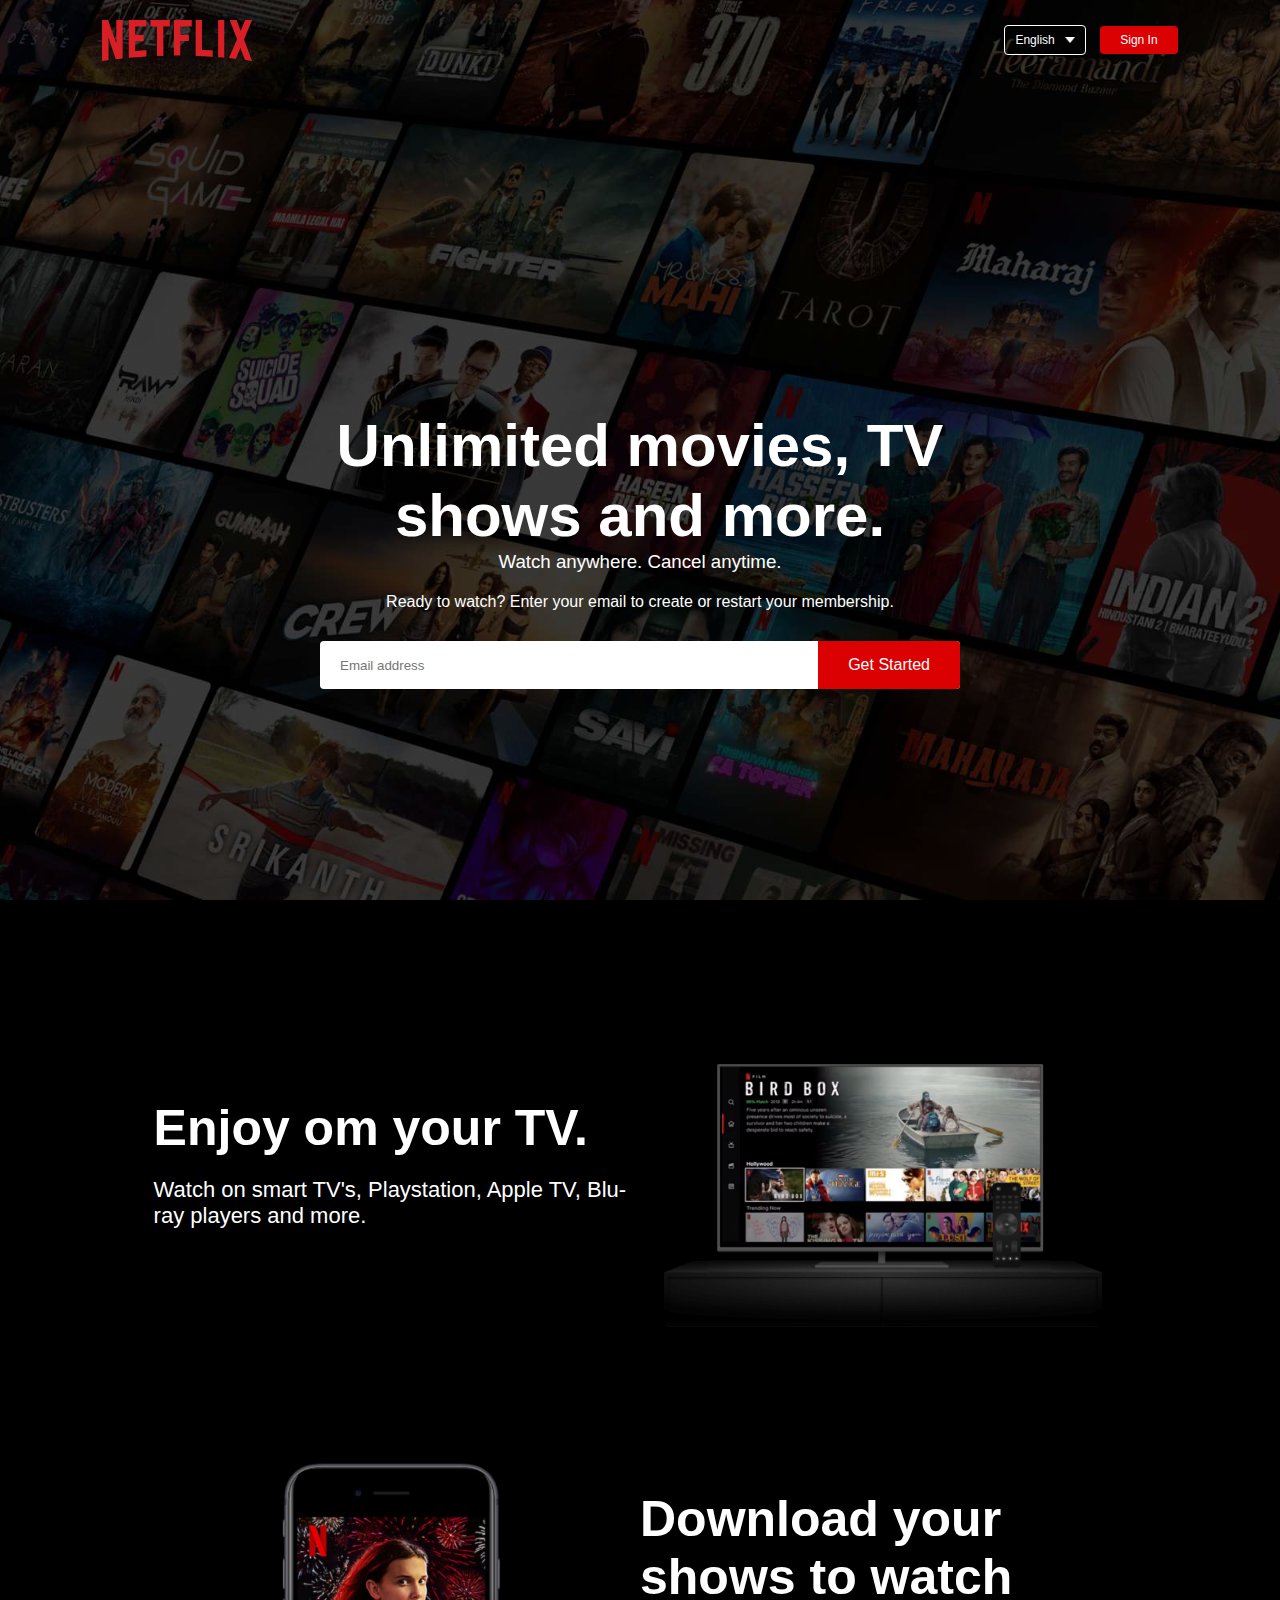
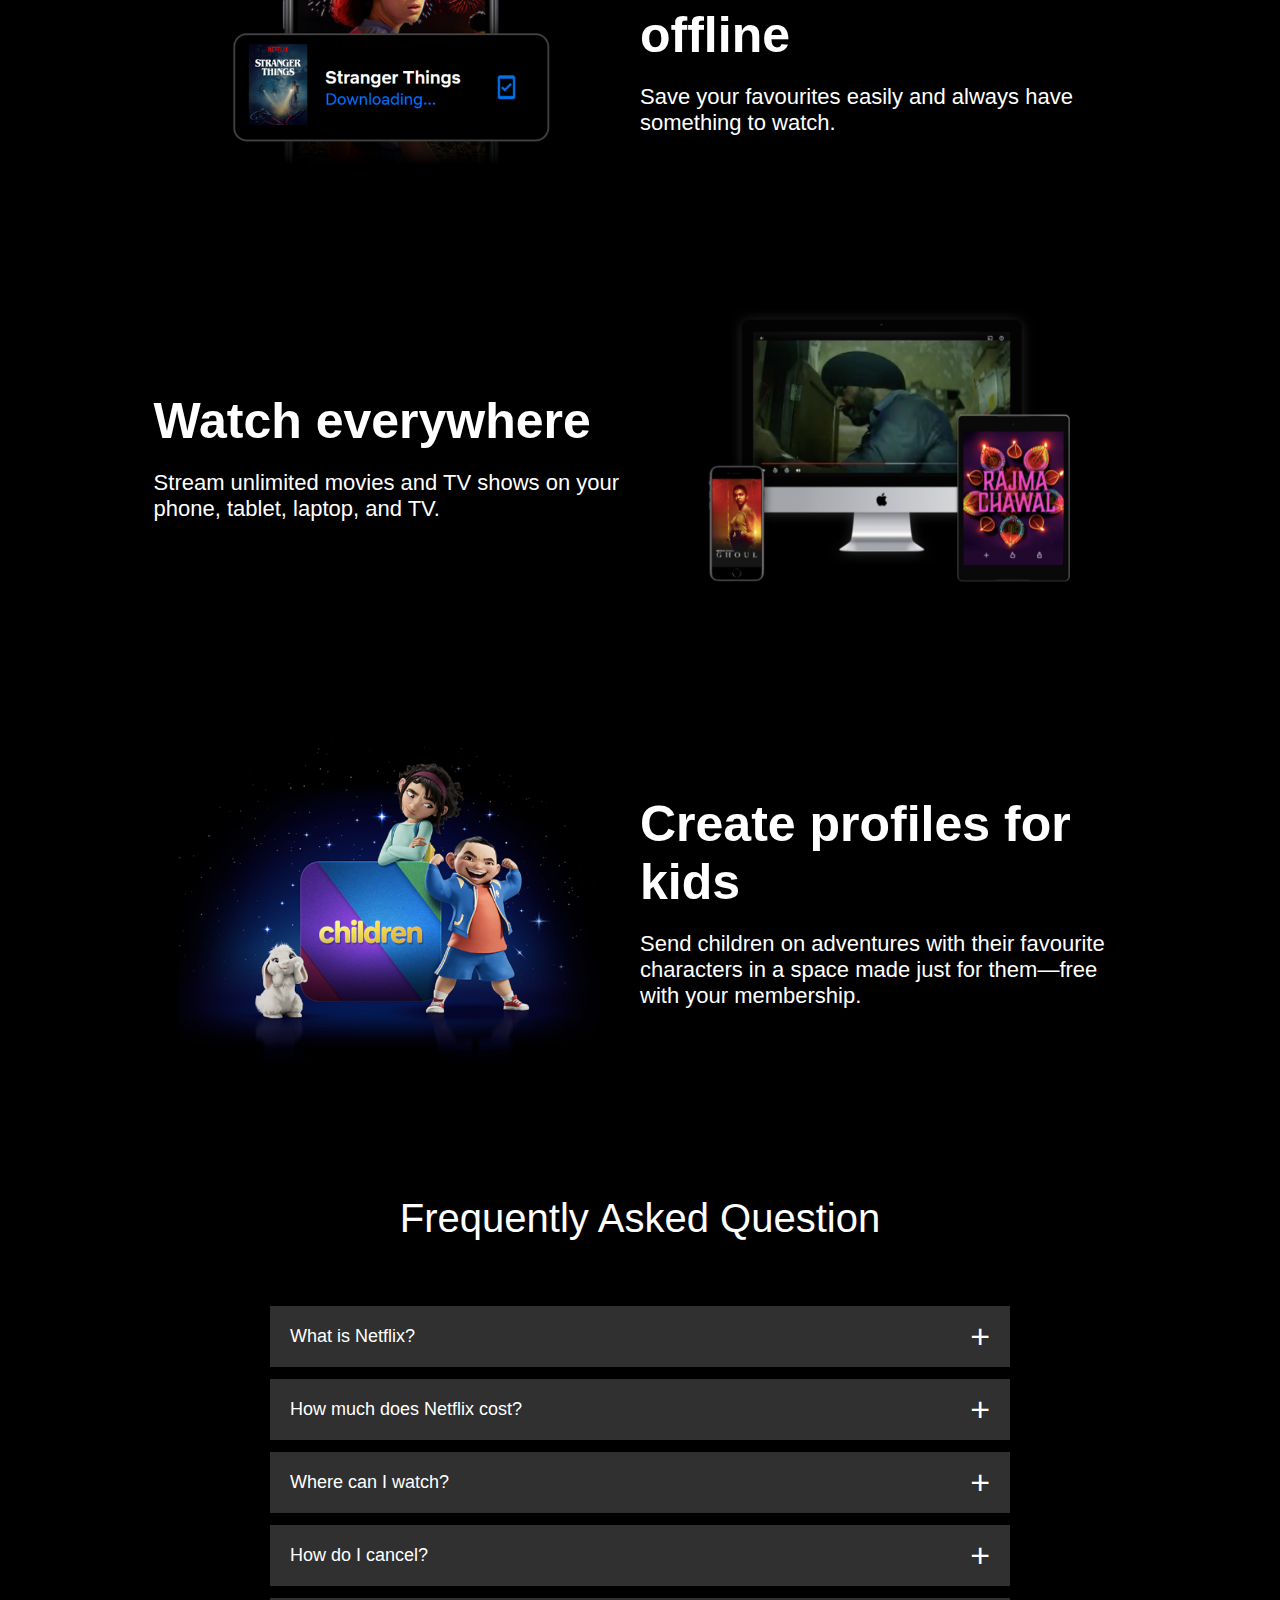
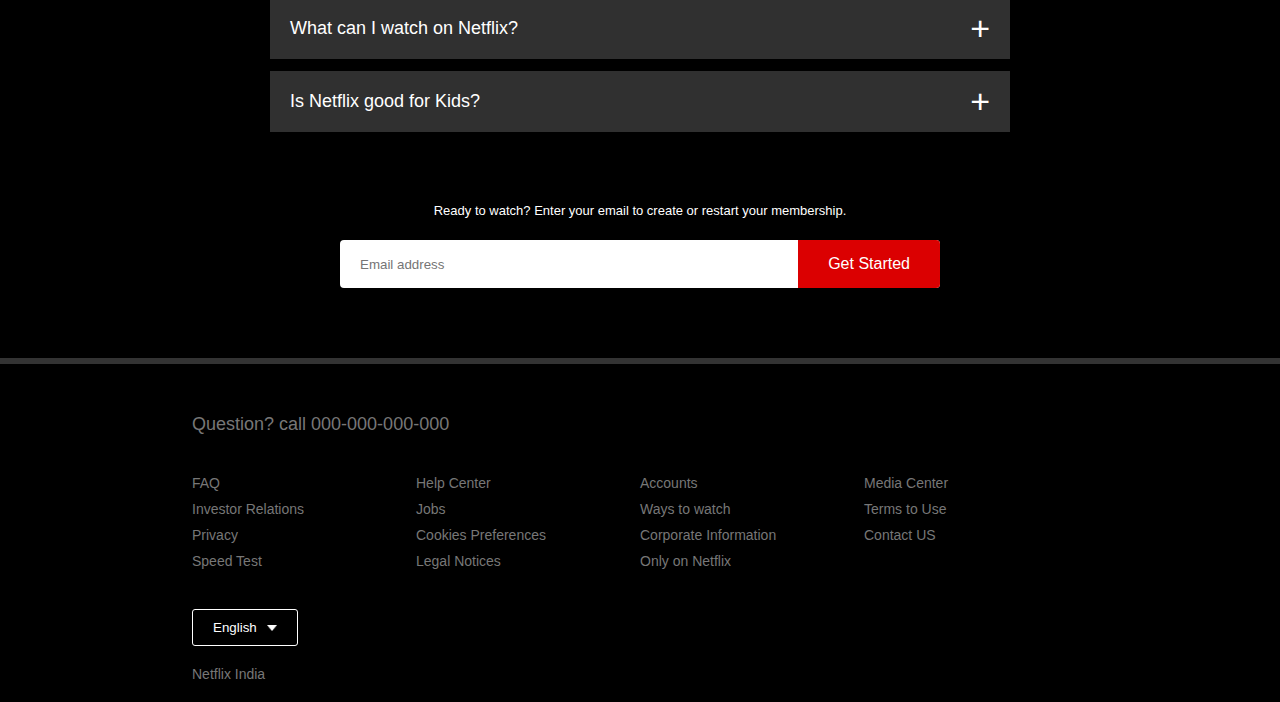
<file: project 10 - movieflix/index.html>
<!DOCTYPE html>
<html lang="en">
<head>
    <meta charset="UTF-8">
    <meta name="viewport" content="width=device-width, initial-scale=1.0">
    <title>Movieflix</title>
    <link rel="stylesheet" href="style.css">
</head>
<body>

    <!-- heading section -->

    <div class="header">

        <nav>
            <img src="images/logo.png" class="logo"/>
            <div>
                <button class="language-btn">English <img src="images/down-icon.png" /></button>
                <button>Sign In</button>
            </div>
        </nav>

        <div class="header-content">
            <h1>Unlimited movies, TV shows and more.</h1>
            <h3>Watch anywhere. Cancel anytime.</h3>
            <p>Ready to watch? Enter your email to create or restart your membership.</p>

            <form class="email-signup">
                <input type="email" placeholder="Email address" required>
                <button type="submit">Get Started</button>
            </form>
            
        </div>

    </div>

    <!-- feature section -->

    <div class="features">

        <div class="row">

            <div class="text-col">
                <h2>Enjoy om your TV.</h2>
                <p>Watch on smart TV's, Playstation, Apple TV, Blu-ray players and more.</p>
            </div>

            <div class="img-col">
                <img src="images/feature-1.png" />
            </div>

        </div>

        <div class="row">

            <div class="img-col">
                <img src="images/feature-2.png" />
            </div>

            <div class="text-col">
                <h2>Download your shows to watch offline</h2>
                <p>Save your favourites easily and always have something to watch.</p>
            </div>

        </div>

        <div class="row">

            <div class="text-col">
                <h2>Watch everywhere</h2>
                <p>Stream unlimited movies and TV shows on your phone, tablet, laptop, and TV.</p>
            </div>

            <div class="img-col">
                <img src="images/feature-3.png" />
            </div>

        </div>

        <div class="row">

            <div class="img-col">
                <img src="images/feature-4.png" />
            </div>

            <div class="text-col">
                <h2>Create profiles for kids</h2>
                <p>Send children on adventures with their favourite characters in a space made just for them—free with your membership.</p>
            </div>

        </div>

    </div>

    <!-- FAQ's section -->

    <div class="faq">

        <h2>Frequently Asked Question</h2>

        <ul class="accordion">

            <li>
                <input type="radio" name="accordion" id="first">
                <label for="first">What is Netflix?</label>
                <div class="content">
                    <p>Lorem ipsum dolor sit amet consectetur adipisicing elit. Quos quam voluptates
                     suscipit, id nisi incidunt explicabo iusto dolorum blanditiis delectus quae dolores quidem
                     fugit provident aspernatur, soluta ratione, facere placeat!</p>
                </div>
            </li>

            <li>
                <input type="radio" name="accordion" id="second">
                <label for="second">How much does Netflix cost?</label>
                <div class="content">
                    <p>Lorem ipsum dolor sit amet consectetur adipisicing elit. Quos quam voluptates
                     suscipit, id nisi incidunt explicabo iusto dolorum blanditiis delectus quae dolores quidem
                     fugit provident aspernatur, soluta ratione, facere placeat!</p>
                </div>
            </li>

            <li>
                <input type="radio" name="accordion" id="third">
                <label for="third">Where can I watch?</label>
                <div class="content">
                    <p>Lorem ipsum dolor sit amet consectetur adipisicing elit. Quos quam voluptates
                     suscipit, id nisi incidunt explicabo iusto dolorum blanditiis delectus quae dolores quidem
                     fugit provident aspernatur, soluta ratione, facere placeat!</p>
                </div>
            </li>

            <li>
                <input type="radio" name="accordion" id="fourth">
                <label for="fourth">How do I cancel?</label>
                <div class="content">
                    <p>Lorem ipsum dolor sit amet consectetur adipisicing elit. Quos quam voluptates
                     suscipit, id nisi incidunt explicabo iusto dolorum blanditiis delectus quae dolores quidem
                     fugit provident aspernatur, soluta ratione, facere placeat!</p>
                </div>
            </li>

            <li>
                <input type="radio" name="accordion" id="fifth">
                <label for="fifth">What can I watch on Netflix?</label>
                <div class="content">
                    <p>Lorem ipsum dolor sit amet consectetur adipisicing elit. Quos quam voluptates
                     suscipit, id nisi incidunt explicabo iusto dolorum blanditiis delectus quae dolores quidem
                     fugit provident aspernatur, soluta ratione, facere placeat!</p>
                </div>
            </li>

            <li>
                <input type="radio" name="accordion" id="sixth">
                <label for="sixth">Is Netflix good for Kids?</label>
                <div class="content">
                    <p>Lorem ipsum dolor sit amet consectetur adipisicing elit. Quos quam voluptates
                     suscipit, id nisi incidunt explicabo iusto dolorum blanditiis delectus quae dolores quidem
                     fugit provident aspernatur, soluta ratione, facere placeat!</p>
                </div>
            </li>

        </ul>

        <small>Ready to watch? Enter your email to create or restart your membership.</small>
        <form class="email-signup">
            <input type="email" placeholder="Email address" required>
            <button type="submit">Get Started</button>
        </form>

    </div>

    <!-- footer section -->

    <div class="footer">

        <h2>Question? call 000-000-000-000</h2>

        <div class="row">

            <div class="col">
                <a href="#">FAQ</a>
                <a href="#">Investor Relations</a>
                <a href="#">Privacy</a>
                <a href="#">Speed Test</a>
            </div>

            <div class="col">
                <a href="#">Help Center</a>
                <a href="#">Jobs</a>
                <a href="#">Cookies Preferences</a>
                <a href="#">Legal Notices</a>
            </div>

            <div class="col">
                <a href="#">Accounts</a>
                <a href="#">Ways to watch</a>
                <a href="#">Corporate Information</a>
                <a href="#">Only on Netflix</a>
            </div>

            <div class="col">
                <a href="#">Media Center</a>
                <a href="#">Terms to Use</a>
                <a href="#">Contact US</a>
            </div>

        </div>

        <button class="language-btn">English <img src="images/down-icon.png" /></button>
        <p class="copyright-text">Netflix India</p>
    </div>
    
</body>
</html>
</file>
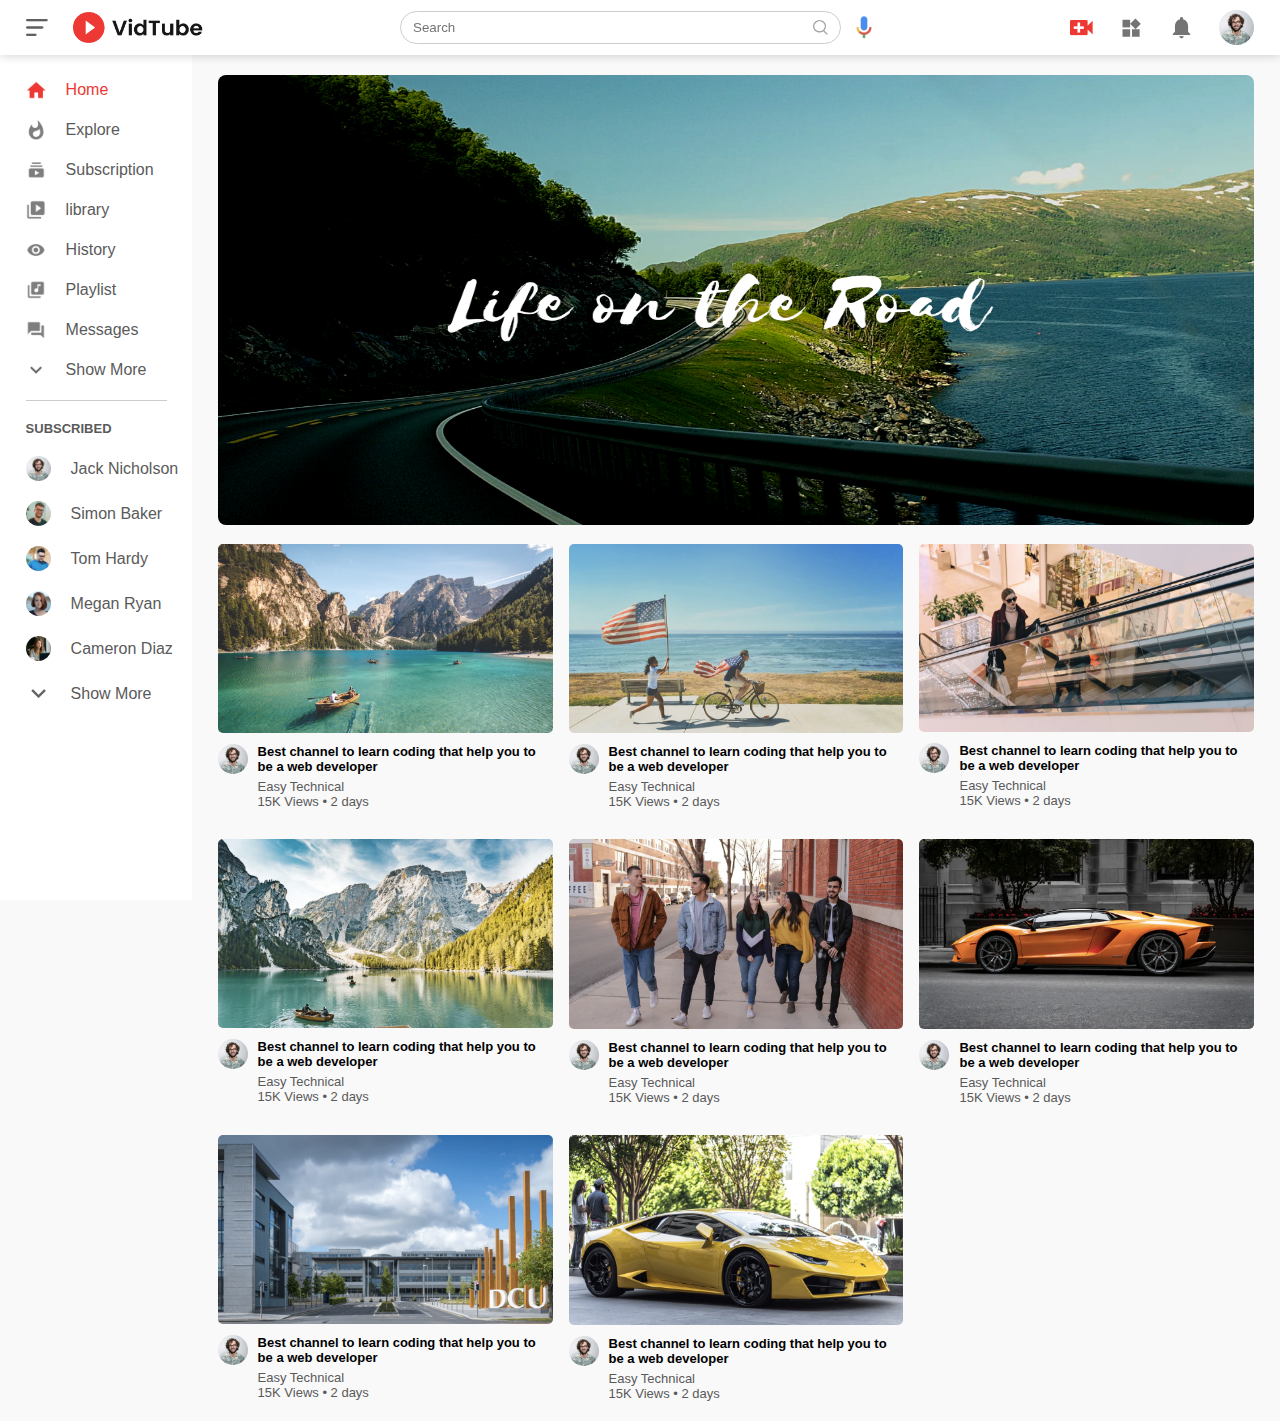
<file: project 8 - vidtube landing page/index.html>
<!DOCTYPE html>
<html lang="en">
<head>
    <meta charset="UTF-8">
    <meta name="viewport" content="width=device-width, initial-scale=1.0">
    <title>videoTube</title>
    <link rel="stylesheet" href="style.css">
</head>
<body>

    <!-- navigation section -->
     <nav class="flex-div">

        <div class="nav-left flex-div">

            <img src="images/menu.png" class="menu-icon">
            <img src="images/logo.png" class="logo">

        </div>

        <div class="nav-middle flex-div">

            <div class="search-box flex-div">
                <input type="text" placeholder="Search">
                <img src="images/search.png" />
            </div>

            <img src="images/voice-search.png" class="mic-icon"/>

        </div>

        <div class="nav-right flex-div">

            <img src="images/upload.png" />
            <img src="images/more.png" />
            <img src="images/notification.png" />
            <img src="images/Jack.png" class="user-icon">

        </div>

     </nav>

    <!-- sidebar section -->
    <div class="sidebar">

        <div class="shortcut-links">
            <a href="#"><img src="images/home.png" /><p>Home</p></a>
            <a href="#"><img src="images/explore.png" /><p>Explore</p></a>
            <a href="#"><img src="images/subscriprion.png" /><p>Subscription</p></a>
            <a href="#"><img src="images/library.png" /><p>library</p></a>
            <a href="#"><img src="images/history.png" /><p>History</p></a>
            <a href="#"><img src="images/playlist.png" /><p>Playlist</p></a>
            <a href="#"><img src="images/messages.png" /><p>Messages</p></a>
            <a href="#"><img src="images/show-more.png" /><p>Show More</p></a>
            <hr>
        </div>

        <div class="subscribed-list">
            <h3>SUBSCRIBED</h3>
            <a href="#"><img src="images/Jack.png" /><p>Jack Nicholson</p></a>
            <a href="#"><img src="images/simon.png" /><p>Simon Baker</p></a>
            <a href="#"><img src="images/tom.png" /><p>Tom Hardy</p></a>
            <a href="#"><img src="images/megan.png" /><p>Megan Ryan</p></a>
            <a href="#"><img src="images/cameron.png" /><p>Cameron Diaz</p></a>
            <a href="#"><img src="images/show-more.png" /><p>Show More</p></a>
        </div>

    </div>

    <!-- main section -->
    <div class="container">

        <div class="banner">
            <img src="images/banner.png" />
        </div>

        <div class="list-container">

            <div class="vid-list">
                <a href="play-video.html"><img src="images/thumbnail1.png" class="thumbnail"></a>                
                <div class="flex-div">
                    <img src="images/Jack.png" />
                    <div class="vid-info">
                        <a href="play-video.html">Best channel to learn coding that help you to be a web developer</a>
                        <p>Easy Technical</p>
                        <p>15K Views &bull; 2 days</p>
                    </div>
                </div>
            </div>

            <div class="vid-list">
                <a href=""><img src="images/thumbnail2.png" class="thumbnail"></a>                
                <div class="flex-div">
                    <img src="images/Jack.png" />
                    <div class="vid-info">
                        <a href="">Best channel to learn coding that help you to be a web developer</a>
                        <p>Easy Technical</p>
                        <p>15K Views &bull; 2 days</p>
                    </div>
                </div>
            </div>

            <div class="vid-list">
                <a href=""><img src="images/thumbnail3.png" class="thumbnail"></a>                
                <div class="flex-div">
                    <img src="images/Jack.png" />
                    <div class="vid-info">
                        <a href="">Best channel to learn coding that help you to be a web developer</a>
                        <p>Easy Technical</p>
                        <p>15K Views &bull; 2 days</p>
                    </div>
                </div>
            </div>

            <div class="vid-list">
                <a href=""><img src="images/thumbnail4.png" class="thumbnail"></a>                
                <div class="flex-div">
                    <img src="images/Jack.png" />
                    <div class="vid-info">
                        <a href="">Best channel to learn coding that help you to be a web developer</a>
                        <p>Easy Technical</p>
                        <p>15K Views &bull; 2 days</p>
                    </div>
                </div>
            </div>

            <div class="vid-list">
                <a href=""><img src="images/thumbnail5.png" class="thumbnail"></a>                
                <div class="flex-div">
                    <img src="images/Jack.png" />
                    <div class="vid-info">
                        <a href="">Best channel to learn coding that help you to be a web developer</a>
                        <p>Easy Technical</p>
                        <p>15K Views &bull; 2 days</p>
                    </div>
                </div>
            </div>

            <div class="vid-list">
                <a href=""><img src="images/thumbnail6.png" class="thumbnail"></a>                
                <div class="flex-div">
                    <img src="images/Jack.png" />
                    <div class="vid-info">
                        <a href="">Best channel to learn coding that help you to be a web developer</a>
                        <p>Easy Technical</p>
                        <p>15K Views &bull; 2 days</p>
                    </div>
                </div>
            </div>

            <div class="vid-list">
                <a href=""><img src="images/thumbnail7.png" class="thumbnail"></a>                
                <div class="flex-div">
                    <img src="images/Jack.png" />
                    <div class="vid-info">
                        <a href="">Best channel to learn coding that help you to be a web developer</a>
                        <p>Easy Technical</p>
                        <p>15K Views &bull; 2 days</p>
                    </div>
                </div>
            </div>

            <div class="vid-list">
                <a href=""><img src="images/thumbnail8.png" class="thumbnail"></a>                
                <div class="flex-div">
                    <img src="images/Jack.png" />
                    <div class="vid-info">
                        <a href="">Best channel to learn coding that help you to be a web developer</a>
                        <p>Easy Technical</p>
                        <p>15K Views &bull; 2 days</p>
                    </div>
                </div>
            </div>

        </div>

    </div>
    
    <script src="script.js"></script>
</body>
</html>
</file>
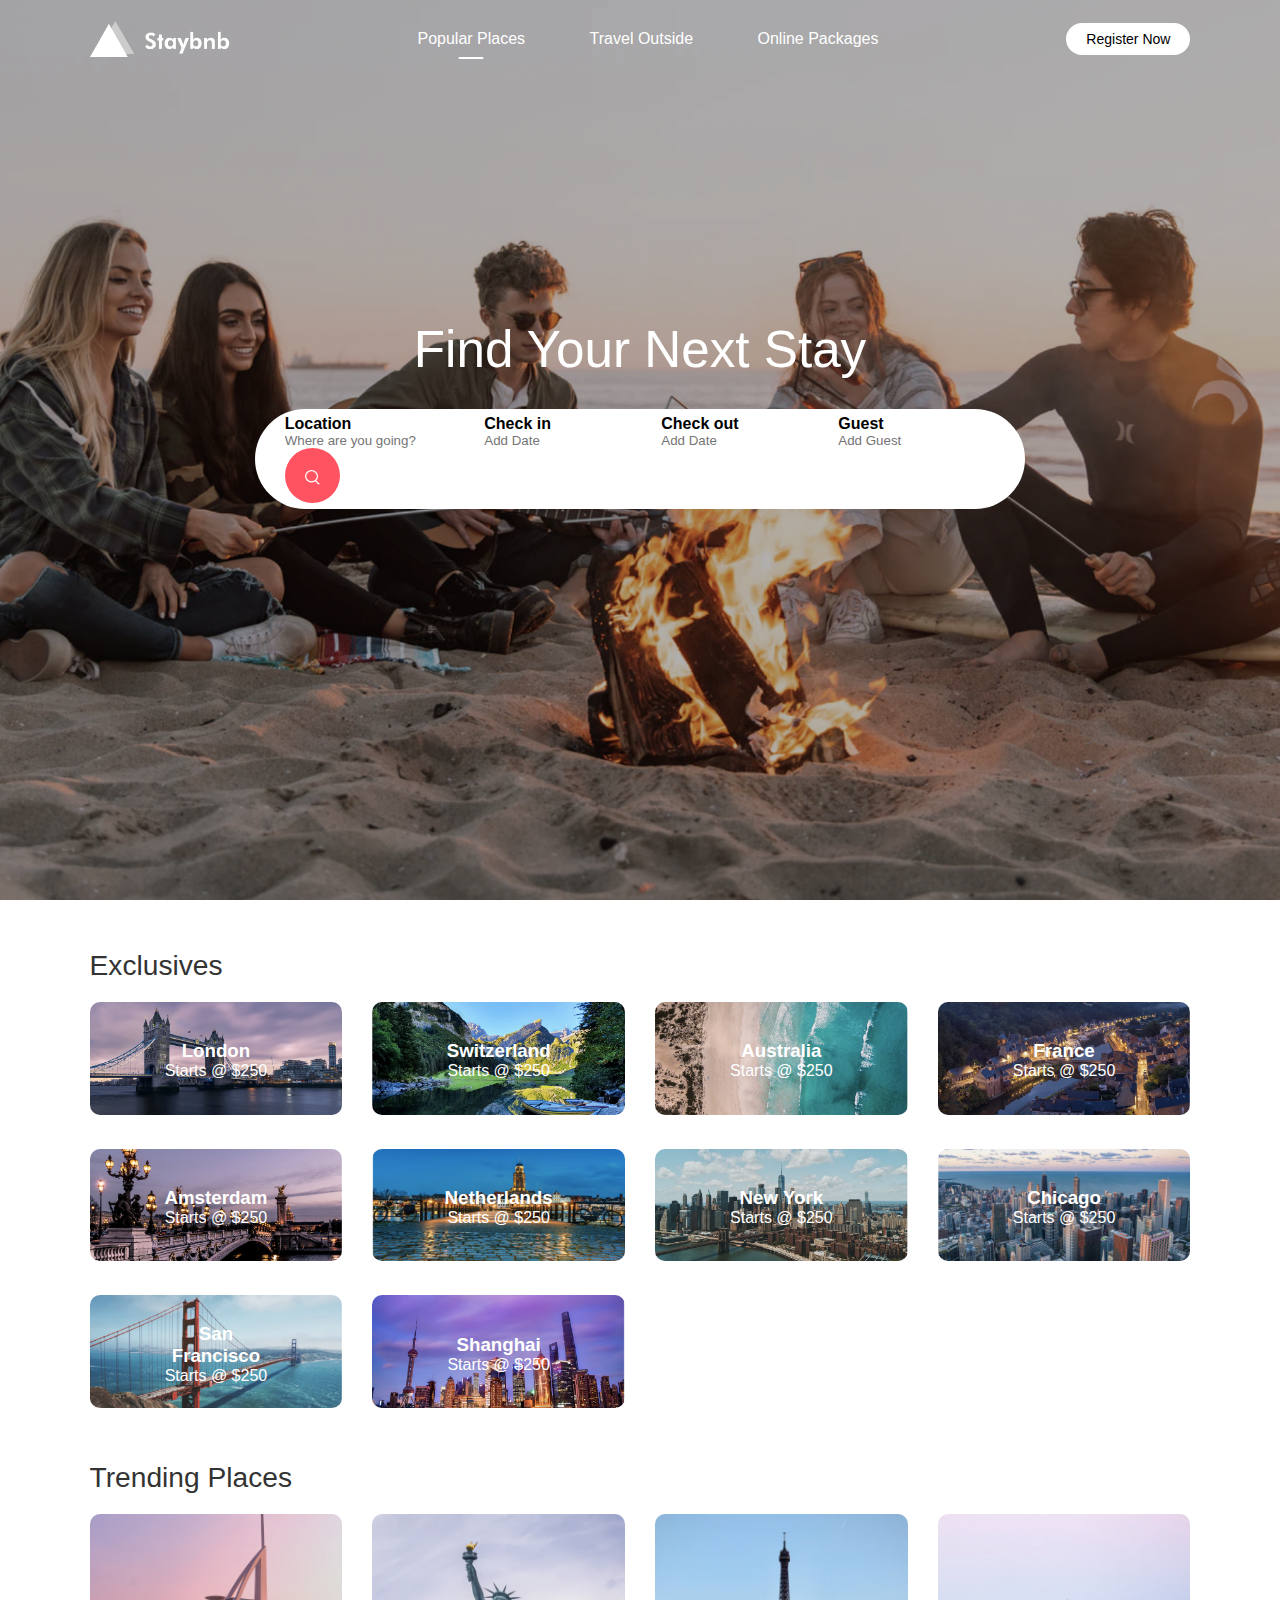
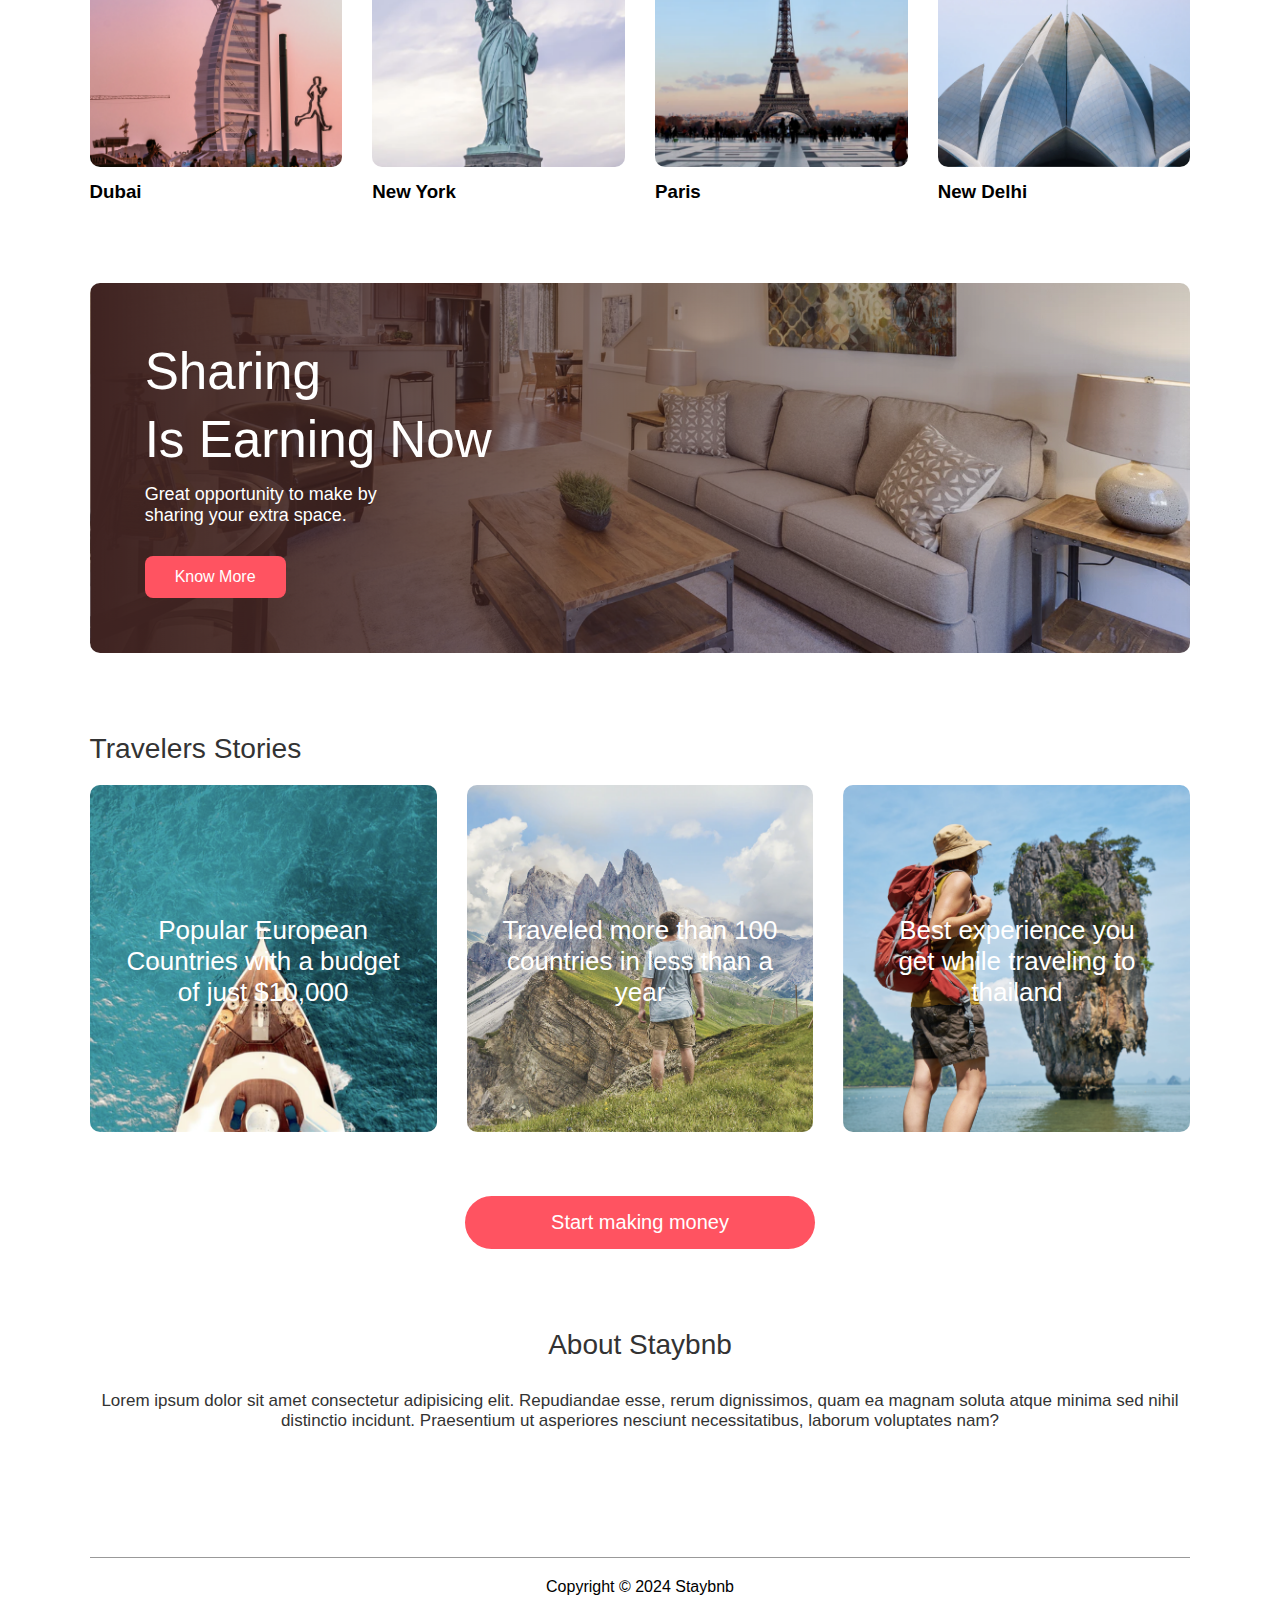
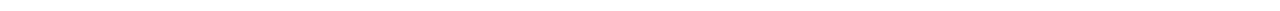
<file: project 9 - Staybnb/index.html>
<!DOCTYPE html>
<html lang="en">
<head>
    <meta charset="UTF-8">
    <meta name="viewport" content="width=device-width, initial-scale=1.0">
    <title>StayBnb</title>
    <link rel="stylesheet" href="style.css">
    <link rel="stylesheet" href="https://cdnjs.cloudflare.com/ajax/libs/font-awesome/6.6.0/css/all.min.css" integrity="sha512-Kc323vGBEqzTmouAECnVceyQqyqdsSiqLQISBL29aUW4U/M7pSPA/gEUZQqv1cwx4OnYxTxve5UMg5GT6L4JJg==" crossorigin="anonymous" referrerpolicy="no-referrer" />
</head>
<body>

    <div class="header">
        <nav id="navBar">
            <img src="images/logo.png" class="logo"/>
            <ul class="nav-links">
                <li><a href="#" class="active">Popular Places</a></li>
                <li><a href="#">Travel Outside</a></li>
                <li><a href="listing.html">Online Packages</a></li>
            </ul>
            <a href="#" class="register-btn">Register Now</a>
            <i class="fa-solid fa-bars" onclick="togglebtn()"></i>
        </nav>

        <div class="container">
            <h1>Find Your Next Stay</h1>
            <div class="search-bar">
                <form >
                    <div class="location-input">
                        <label>Location</label>
                        <input type="text" placeholder="Where are you going?">
                    </div>
                    <div>
                        <label>Check in</label>
                        <input type="text" placeholder="Add Date">
                    </div>
                    <div>
                        <label>Check out</label>
                        <input type="text" placeholder="Add Date">
                    </div>
                    <div>
                        <label>Guest</label>
                        <input type="text" placeholder="Add Guest">
                    </div>

                    <button type="submit"><img src="images/search.png" /></button>

                </form>
            </div>
        </div>

    </div>

    <div class="container">
        <h2 class="sub-title">Exclusives</h2>
        <div class="exclusives">
            <div>
                <img src="images/image-1.png" />
                <span>
                    <h3>London</h3>
                    <p>Starts @ $250</p>
                </span>
            </div>
            <div>
                <img src="images/image-2.png" />
                <span>
                    <h3>Switzerland</h3>
                    <p>Starts @ $250</p>
                </span>
            </div>
            <div>
                <img src="images/image-3.png" />
                <span>
                    <h3>Australia</h3>
                    <p>Starts @ $250</p>
                </span>
            </div>
            <div>
                <img src="images/image-4.png" />
                <span>
                    <h3>France</h3>
                    <p>Starts @ $250</p>
                </span>
            </div>
            <div>
                <img src="images/image-5.png" />
                <span>
                    <h3>Amsterdam</h3>
                    <p>Starts @ $250</p>
                </span>
            </div>
            <div>
                <img src="images/image-6.png" />
                <span>
                    <h3>Netherlands</h3>
                    <p>Starts @ $250</p>
                </span>
            </div>
            <div>
                <img src="images/image-7.png" />
                <span>
                    <h3>New York</h3>
                    <p>Starts @ $250</p>
                </span>
            </div>
            <div>
                <img src="images/image-8.png" />
                <span>
                    <h3>Chicago</h3>
                    <p>Starts @ $250</p>
                </span>
            </div>
            <div>
                <img src="images/image-9.png" />
                <span>
                    <h3>San Francisco</h3>
                    <p>Starts @ $250</p>
                </span>
            </div>
            <div>
                <img src="images/image-10.png" />
                <span>
                    <h3>Shanghai</h3>
                    <p>Starts @ $250</p>
                </span>
            </div>
        </div>

        <h2 class="sub-title">Trending Places </h2>
        <div class="trending">

            <div>
                <img src="images/dubai.png" />
                <h3>Dubai</h3>
            </div>
            <div>
                <img src="images/new-york.png" />
                <h3>New York</h3>
            </div>
            <div>
                <img src="images/paris.png" />
                <h3>Paris</h3>
            </div>
            <div>
                <img src="images/new-delhi.png" />
                <h3>New Delhi</h3>
            </div>

        </div>

        <div class="cta">

            <h3>Sharing <br>Is Earning Now</h3>
            <p>Great opportunity to make by <br>sharing your extra space.</p>
            <a href="#" class="cta-btn">Know More</a>

        </div>

        <h2 class="sub-title">Travelers Stories</h2>
        <div class="stories">

            <div>
                <img src="images/story-1.png" />
                <p>Popular European Countries with a budget of just $10,000</p>
            </div>

            <div>
                <img src="images/story-2.png" />
                <p>Traveled more than 100 countries in less than a year</p>
            </div>

            <div>
                <img src="images/story-3.png" />
                <p>Best experience you get while traveling to thailand</p>
            </div>

        </div>

        <a href="#" class="start-btn">Start making money</a>

        <div class="about-msg">
            <h2>About Staybnb</h2>
            <p>Lorem ipsum dolor sit amet consectetur adipisicing elit. Repudiandae esse, rerum dignissimos, quam ea magnam soluta atque minima sed nihil distinctio incidunt. Praesentium ut asperiores nesciunt necessitatibus, laborum voluptates nam?</p>
        </div>

        <div class="footer">
            <a href=""><i class="fa-brands fa-facebook"></i></a>
            <a href=""><i class="fa-brands fa-youtube"></i></a>
            <a href=""><i class="fa-brands fa-square-x-twitter"></i></a>
            <a href=""><i class="fa-brands fa-linkedin"></i></a>
            <a href=""><i class="fa-brands fa-instagram"></i></a>
            <hr>
            <p>Copyright &copy; 2024 Staybnb</p>
        </div>

    </div>
    
    <script>
        var navBar = document.getElementById("navBar");

        function togglebtn(){
            navBar.classList.toggle("hidemenu")
        }
    </script>

</body>
</html>
</file>
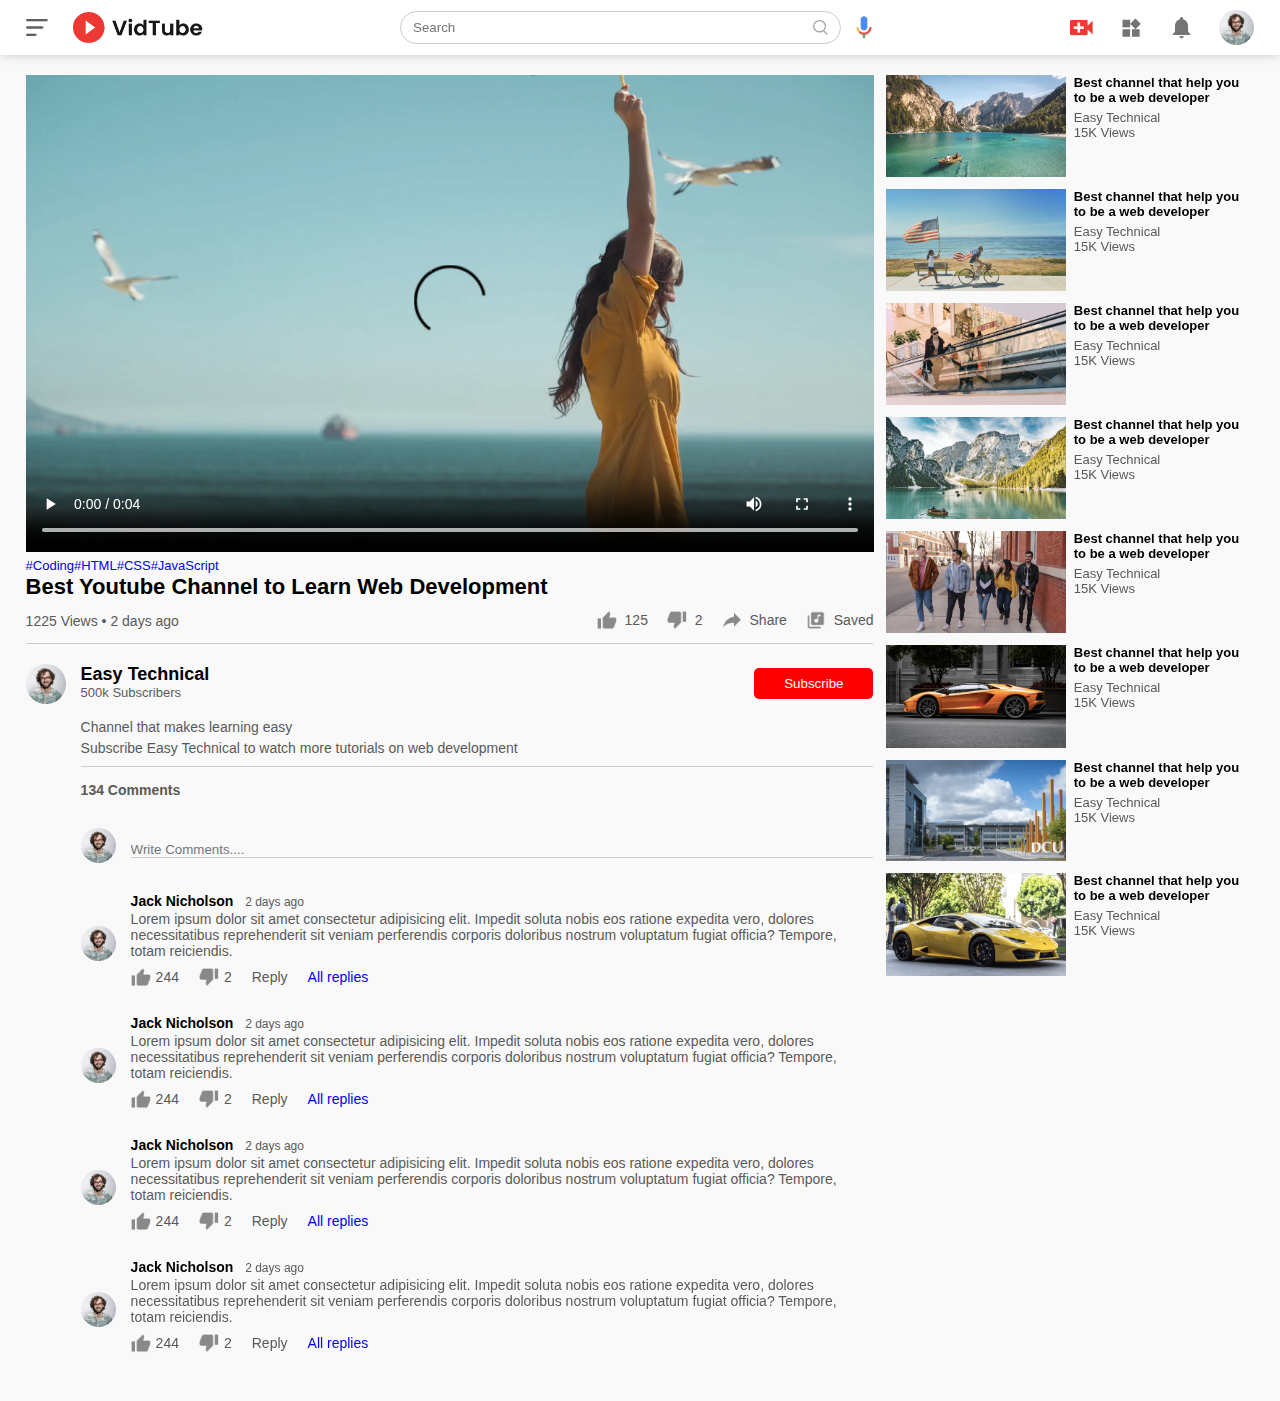
<file: project 8 - vidtube landing page/play-video.html>
<!DOCTYPE html>
<html lang="en">
<head>
    <meta charset="UTF-8">
    <meta name="viewport" content="width=device-width, initial-scale=1.0">
    <title>Play Vedio</title>
    <link rel="stylesheet" href="style.css">
</head>
<body>
    
    <!-- navigation section -->
    <nav class="flex-div">

        <div class="nav-left flex-div">

            <img src="images/menu.png" class="menu-icon">
            <img src="images/logo.png" class="logo">

        </div>

        <div class="nav-middle flex-div">

            <div class="search-box flex-div">
                <input type="text" placeholder="Search">
                <img src="images/search.png" />
            </div>

            <img src="images/voice-search.png" class="mic-icon"/>

        </div>

        <div class="nav-right flex-div">

            <img src="images/upload.png" />
            <img src="images/more.png" />
            <img src="images/notification.png" />
            <img src="images/Jack.png" class="user-icon">

        </div>

    </nav>

    <!-- main section -->
     <div class="container play-container">

        <div class="row">

            <div class="play-video">
                <video controls autoplay>
                    <source src="images/video.mp4" type="video/mp4">
                </video>

                <div class="tags">

                    <a href="">#Coding</a><a href="">#HTML</a><a href="">#CSS</a><a href="">#JavaScript</a>

                </div>

                <h3>Best Youtube Channel to Learn Web Development</h3>

                <div class="play-video-info">
                    <p>1225 Views &bull; 2 days ago</p>
                    <div>
                        <a href=""><img src="images/like.png" />125</a>
                        <a href=""><img src="images/dislike.png" />2</a>
                        <a href=""><img src="images/share.png" />Share</a>
                        <a href=""><img src="images/save.png" />Saved</a>
                    </div>
                </div>

                <hr>

                <div class="publisher">

                    <img src="images/Jack.png" />
                    <div>
                        <p>Easy Technical</p>
                        <span>500k Subscribers</span>
                    </div>
                    <button type="button">Subscribe</button>

                </div>

                <div class="vid-description">

                    <p>Channel that makes learning easy</p>
                    <p>Subscribe Easy Technical to watch more tutorials on web development</p>
                    <hr>
                    <h4>134 Comments</h4>

                    <div class="add-comment">
                        <img src="images/Jack.png" />
                        <input type="text" placeholder="Write Comments....">
                    </div>

                    <div class="old-comment">

                        <img src="images/Jack.png" />
                        <div>
                            <h3>Jack Nicholson <span>2 days ago</span></h3>
                            <p>Lorem ipsum dolor sit amet consectetur adipisicing elit. Impedit soluta nobis eos ratione expedita vero, dolores necessitatibus reprehenderit sit veniam perferendis corporis doloribus nostrum voluptatum fugiat officia? Tempore, totam reiciendis.</p>
                            <div class="acomment-action">
                                <img src="images/like.png" />
                                <span>244</span>
                                <img src="images/dislike.png" />
                                <span>2</span>
                                <span>Reply</span>
                                <a href="">All replies</a>
                            </div>
                        </div>

                    </div>

                    <div class="old-comment">

                        <img src="images/Jack.png" />
                        <div>
                            <h3>Jack Nicholson <span>2 days ago</span></h3>
                            <p>Lorem ipsum dolor sit amet consectetur adipisicing elit. Impedit soluta nobis eos ratione expedita vero, dolores necessitatibus reprehenderit sit veniam perferendis corporis doloribus nostrum voluptatum fugiat officia? Tempore, totam reiciendis.</p>
                            <div class="acomment-action">
                                <img src="images/like.png" />
                                <span>244</span>
                                <img src="images/dislike.png" />
                                <span>2</span>
                                <span>Reply</span>
                                <a href="">All replies</a>
                            </div>
                        </div>

                    </div>

                    <div class="old-comment">

                        <img src="images/Jack.png" />
                        <div>
                            <h3>Jack Nicholson <span>2 days ago</span></h3>
                            <p>Lorem ipsum dolor sit amet consectetur adipisicing elit. Impedit soluta nobis eos ratione expedita vero, dolores necessitatibus reprehenderit sit veniam perferendis corporis doloribus nostrum voluptatum fugiat officia? Tempore, totam reiciendis.</p>
                            <div class="acomment-action">
                                <img src="images/like.png" />
                                <span>244</span>
                                <img src="images/dislike.png" />
                                <span>2</span>
                                <span>Reply</span>
                                <a href="">All replies</a>
                            </div>
                        </div>

                    </div>

                    <div class="old-comment">

                        <img src="images/Jack.png" />
                        <div>
                            <h3>Jack Nicholson <span>2 days ago</span></h3>
                            <p>Lorem ipsum dolor sit amet consectetur adipisicing elit. Impedit soluta nobis eos ratione expedita vero, dolores necessitatibus reprehenderit sit veniam perferendis corporis doloribus nostrum voluptatum fugiat officia? Tempore, totam reiciendis.</p>
                            <div class="acomment-action">
                                <img src="images/like.png" />
                                <span>244</span>
                                <img src="images/dislike.png" />
                                <span>2</span>
                                <span>Reply</span>
                                <a href="">All replies</a>
                            </div>
                        </div>

                    </div>

                </div>

            </div>
            <div class="right-sidebar">

                <div class="side-video-list">
                    <a href="" class="small-thumbnail"><img src="images/thumbnail1.png" /></a>
                    <div class="vid-info">
                        <a href="">Best channel that help you to be a web developer</a>
                        <p>Easy Technical</p>
                        <p>15K Views</p>
                    </div>
                </div>

                <div class="side-video-list">
                    <a href="" class="small-thumbnail"><img src="images/thumbnail2.png" /></a>
                    <div class="vid-info">
                        <a href="">Best channel that help you to be a web developer</a>
                        <p>Easy Technical</p>
                        <p>15K Views</p>
                    </div>
                </div>

                <div class="side-video-list">
                    <a href="" class="small-thumbnail"><img src="images/thumbnail3.png" /></a>
                    <div class="vid-info">
                        <a href="">Best channel that help you to be a web developer</a>
                        <p>Easy Technical</p>
                        <p>15K Views</p>
                    </div>
                </div>

                <div class="side-video-list">
                    <a href="" class="small-thumbnail"><img src="images/thumbnail4.png" /></a>
                    <div class="vid-info">
                        <a href="">Best channel that help you to be a web developer</a>
                        <p>Easy Technical</p>
                        <p>15K Views</p>
                    </div>
                </div>

                <div class="side-video-list">
                    <a href="" class="small-thumbnail"><img src="images/thumbnail5.png" /></a>
                    <div class="vid-info">
                        <a href="">Best channel that help you to be a web developer</a>
                        <p>Easy Technical</p>
                        <p>15K Views</p>
                    </div>
                </div>

                <div class="side-video-list">
                    <a href="" class="small-thumbnail"><img src="images/thumbnail6.png" /></a>
                    <div class="vid-info">
                        <a href="">Best channel that help you to be a web developer</a>
                        <p>Easy Technical</p>
                        <p>15K Views</p>
                    </div>
                </div>

                <div class="side-video-list">
                    <a href="" class="small-thumbnail"><img src="images/thumbnail7.png" /></a>
                    <div class="vid-info">
                        <a href="">Best channel that help you to be a web developer</a>
                        <p>Easy Technical</p>
                        <p>15K Views</p>
                    </div>
                </div>

                <div class="side-video-list">
                    <a href="" class="small-thumbnail"><img src="images/thumbnail8.png" /></a>
                    <div class="vid-info">
                        <a href="">Best channel that help you to be a web developer</a>
                        <p>Easy Technical</p>
                        <p>15K Views</p>
                    </div>
                </div>

            </div>

        </div>

     </div>

</body>
</html>
</file>
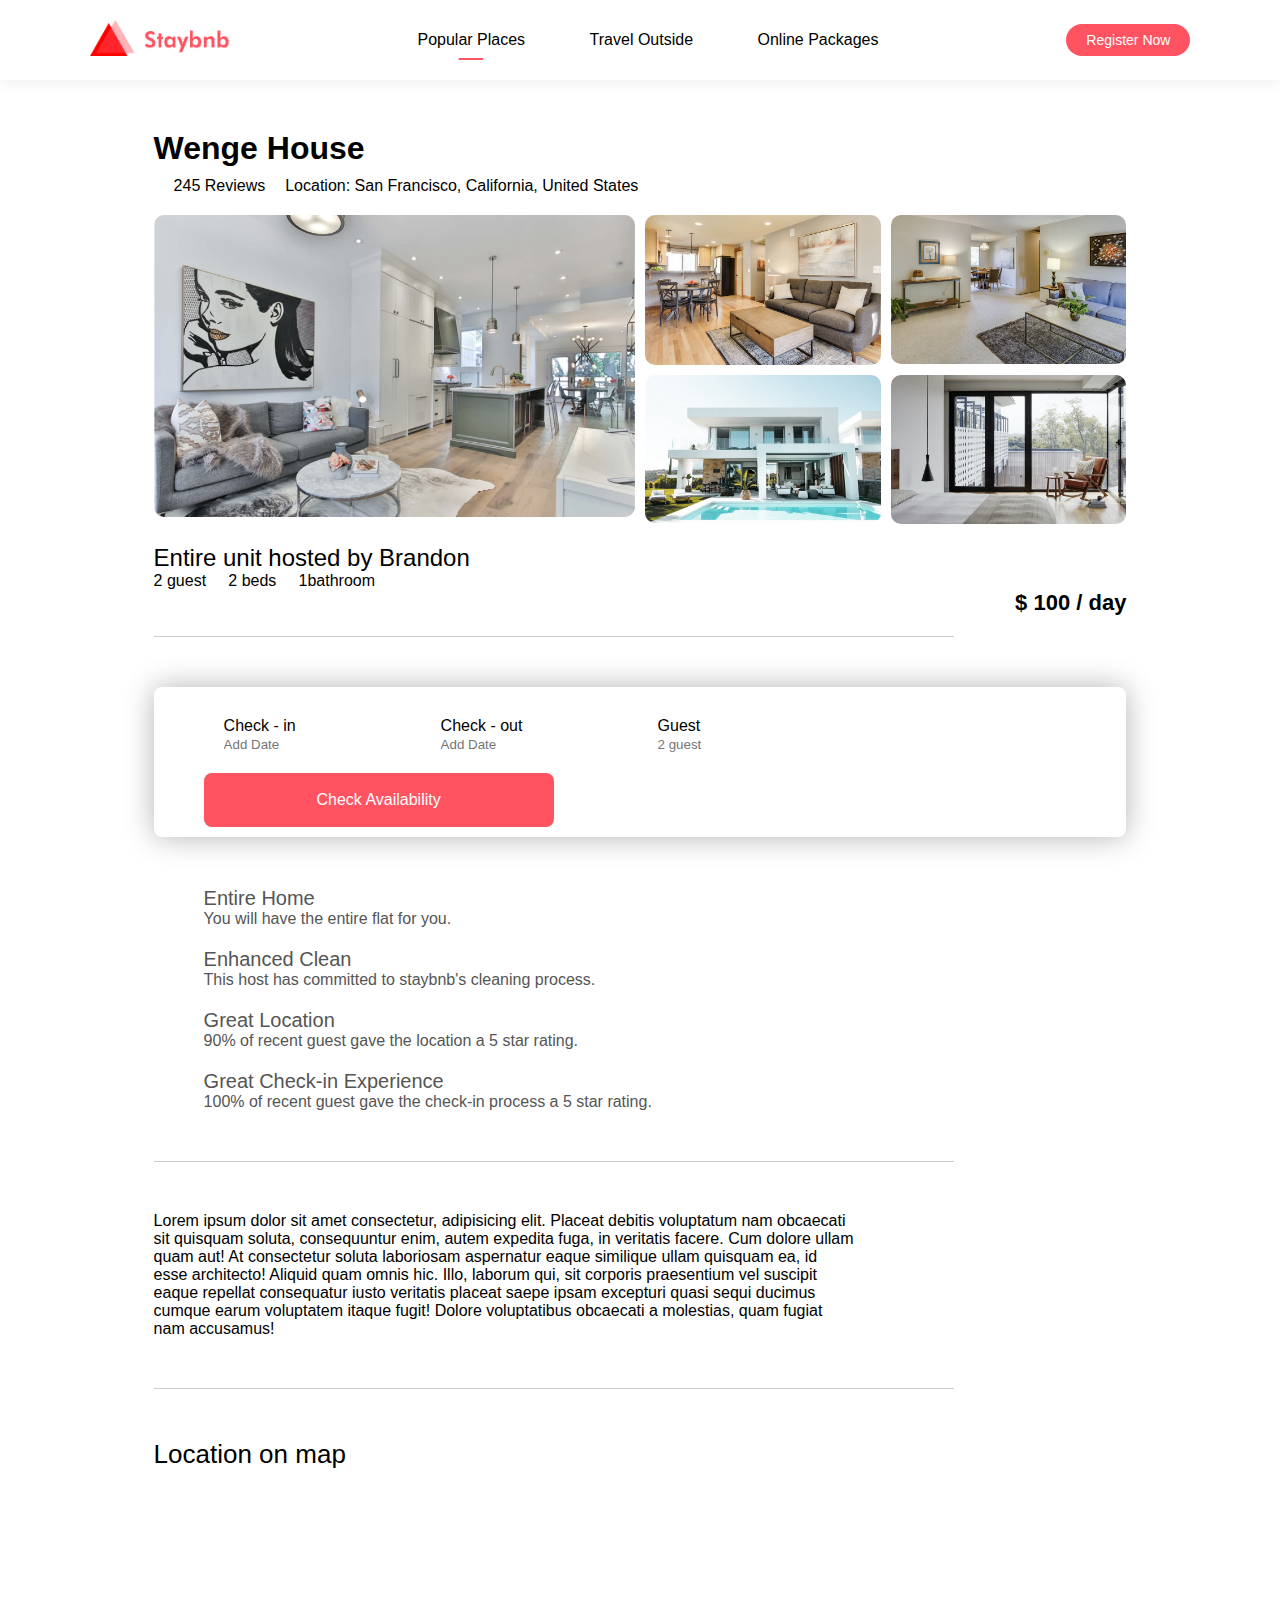
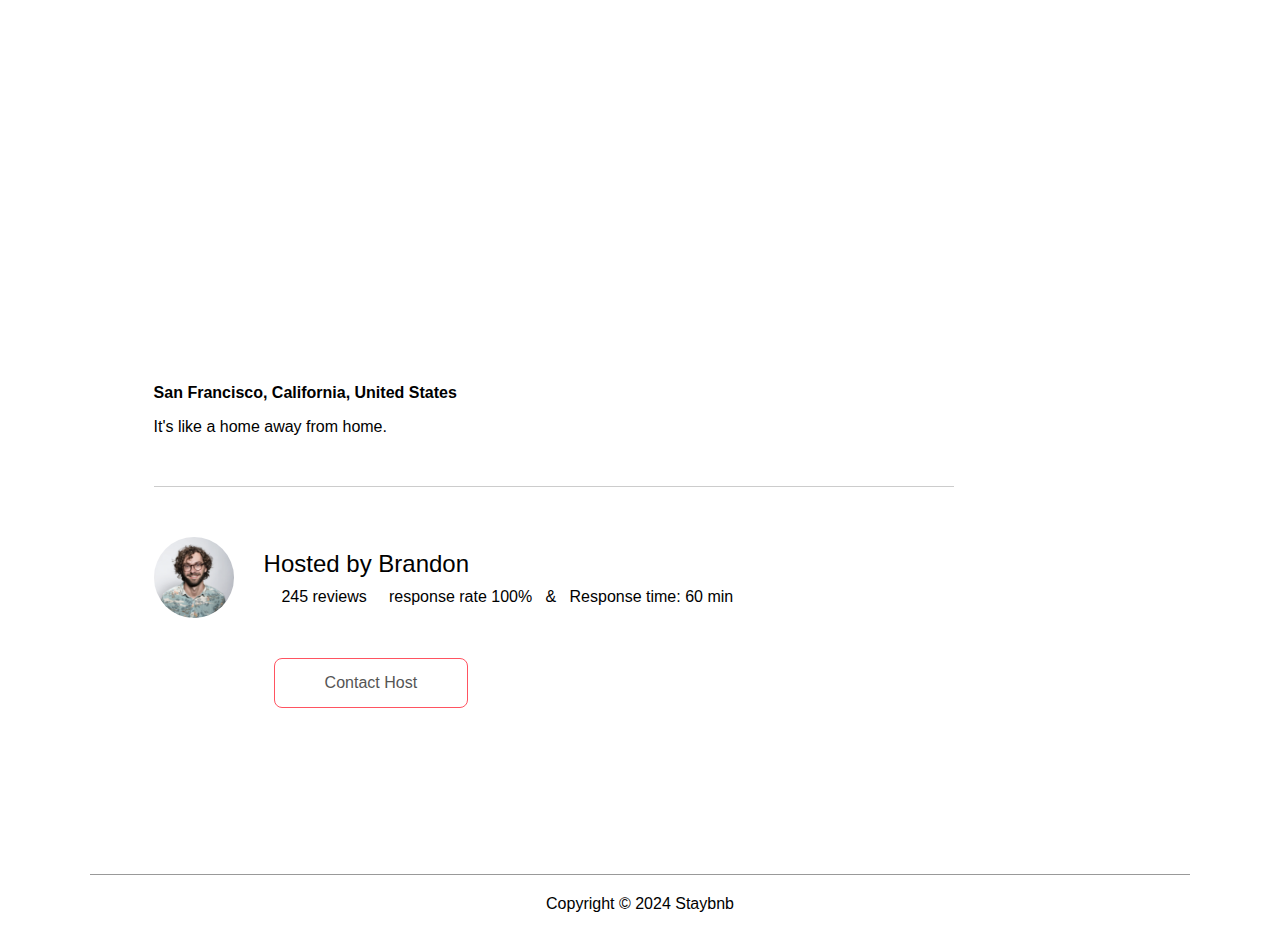
<file: project 9 - Staybnb/house.html>
<!DOCTYPE html>
<html lang="en">
<head>
    <meta charset="UTF-8">
    <meta name="viewport" content="width=device-width, initial-scale=1.0">
    <title>House Details Page</title>
    <link rel="stylesheet" href="style.css">
    <link rel="stylesheet" href="https://cdnjs.cloudflare.com/ajax/libs/font-awesome/6.6.0/css/all.min.css" integrity="sha512-Kc323vGBEqzTmouAECnVceyQqyqdsSiqLQISBL29aUW4U/M7pSPA/gEUZQqv1cwx4OnYxTxve5UMg5GT6L4JJg==" crossorigin="anonymous" referrerpolicy="no-referrer" />
</head>
<body>

    <nav id="navBar" class="navbar-white">
        <a href="index.html">
            <img src="images/logo-red.png" class="logo"/>
        </a>
        <ul class="nav-links">
            <li><a href="#" class="active">Popular Places</a></li>
            <li><a href="#">Travel Outside</a></li>
            <li><a href="listing.html">Online Packages</a></li>
        </ul>
        <a href="#" class="register-btn">Register Now</a>
        <i class="fa-solid fa-bars" onclick="togglebtn()"></i>
    </nav>

    <div class="house-details">
        <div class="house-title">
            <h1>Wenge House</h1>
            <div class="row">
                <div>
                    <i class="fa-solid fa-star"></i>
                    <i class="fa-solid fa-star"></i>
                    <i class="fa-solid fa-star"></i>
                    <i class="fa-regular fa-star-half-stroke"></i>
                    <i class="fa-regular fa-star"></i>
                    <span>245 Reviews</span>
                </div>
                <div>
                    <p>Location: San Francisco, California, United States</p>
                </div>
            </div>
        </div>

        <div class="gallery">
            <div class="gallery-img-1"><img src="images/house-1.png" /></div>
            <div><img src="images/house-2.png" /></div>
            <div><img src="images/house-3.png" /></div>
            <div><img src="images/house-4.png" /></div>
            <div><img src="images/house-5.png" /></div>
        </div>

        <div class="small-details">

            <h2>Entire unit hosted by Brandon</h2>
            <p>2 guest &nbsp; &nbsp; 2 beds &nbsp; &nbsp; 1bathroom</p>
            <h4>$ 100 / day</h4>

        </div>

        <hr class="line">

        <form class="check-form">
            <div>
                <label>Check - in</label>
                <input type="text" placeholder="Add Date">
            </div>

            <div>
                <label>Check - out</label>
                <input type="text" placeholder="Add Date">
            </div>

            <div class="guest-field">
                <label>Guest</label>
                <input type="text" placeholder="2 guest">
            </div>

            <button type="submit">Check Availability</button>

        </form>

        <ul class="details-list">
            <li><i class="fa-solid fa-house"></i>Entire Home <span>You will have the entire flat for you.</span></li>
            <li><i class="fa-solid fa-paintbrush"></i>Enhanced Clean <span>This host has committed to staybnb's cleaning process.</span></li>
            <li><i class="fa-solid fa-location-dot"></i>Great Location <span>90% of recent guest gave the location a 5 star rating.</span></li>
            <li><i class="fa-solid fa-heart"></i>Great Check-in Experience <span>100% of recent guest gave the check-in process a 5 star rating.</span></li>
        </ul>

        <hr class="line">

        <p class="home-desc">Lorem ipsum dolor sit amet consectetur, adipisicing elit. Placeat debitis voluptatum nam obcaecati
            sit quisquam soluta, consequuntur enim, autem expedita fuga, in veritatis facere. Cum dolore ullam 
            quam aut! At consectetur soluta laboriosam aspernatur eaque similique ullam quisquam ea, id esse 
            architecto! Aliquid quam omnis hic. Illo, laborum qui, sit corporis praesentium vel suscipit eaque 
            repellat consequatur iusto veritatis placeat saepe ipsam excepturi quasi sequi ducimus cumque earum 
            voluptatem itaque fugit! Dolore voluptatibus obcaecati a molestias, quam fugiat nam accusamus!</p>

        <hr class="line">

        <div class="map">
            <h3>Location on map</h3>
            <iframe src="https://www.google.com/maps/embed?pb=!1m18!1m12!1m3!1d12617.285436028904!2d-122.41405950000001!3d37.75906239999999!2m3!1f0!2f0!3f0!3m2!1i1024!2i768!4f13.1!3m3!1m2!1s0x808f7e3c5f803323%3A0x35800073de45189!2sMission%20District%2C%20San%20Francisco%2C%20CA%2C%20USA!5e0!3m2!1sen!2sin!4v1723784931541!5m2!1sen!2sin" width="600" height="450" style="border:0;" allowfullscreen="" loading="lazy" referrerpolicy="no-referrer-when-downgrade"></iframe>
            <b>San Francisco, California, United States</b>
            <p>It's like a home away from home.</p>
        </div>

        <hr class="line">

        <div class="host">

            <img src="images/host.png" />
            <div>
                <h2>Hosted by Brandon</h2>
                <p><span>
                        <i class="fa-solid fa-star"></i>
                        <i class="fa-solid fa-star"></i>
                        <i class="fa-solid fa-star"></i>
                        <i class="fa-solid fa-star"></i>
                        <i class="fa-regular fa-star-half-stroke"></i>
                    </span>&nbsp; &nbsp; 245 reviews &nbsp; &nbsp; response rate 100% &nbsp; & &nbsp; Response time: 60 min</p>
            </div>

        </div>

        <a href="#" class="contact-host">Contact Host</a>

    </div>

    <div class="container">

        <div class="footer">
            <a href=""><i class="fa-brands fa-facebook"></i></a>
            <a href=""><i class="fa-brands fa-youtube"></i></a>
            <a href=""><i class="fa-brands fa-square-x-twitter"></i></a>
            <a href=""><i class="fa-brands fa-linkedin"></i></a>
            <a href=""><i class="fa-brands fa-instagram"></i></a>
            <hr>
            <p>Copyright &copy; 2024 Staybnb</p>
        </div>

    </div>
    

    <script>
        var navBar = document.getElementById("navBar");

        function togglebtn(){
            navBar.classList.toggle("hidemenu")
        }
    </script>
</body>
</html>
</file>
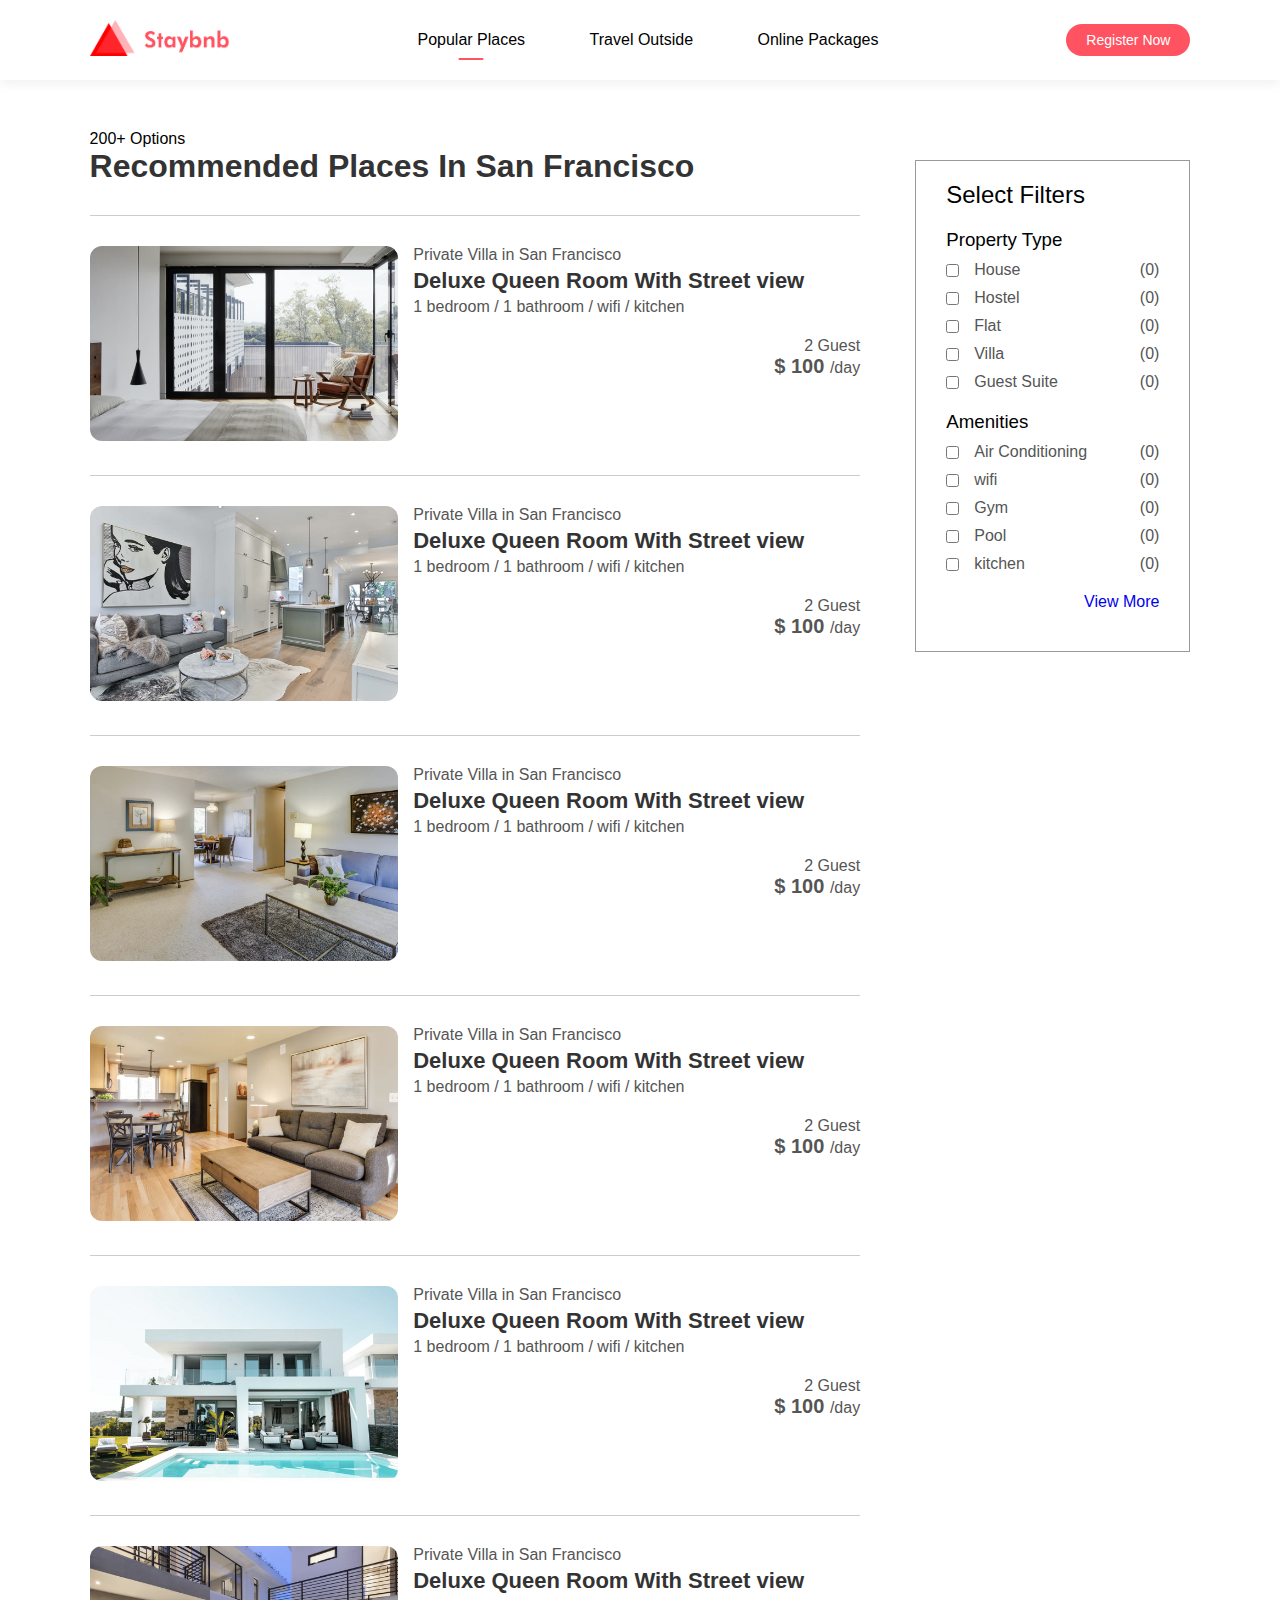
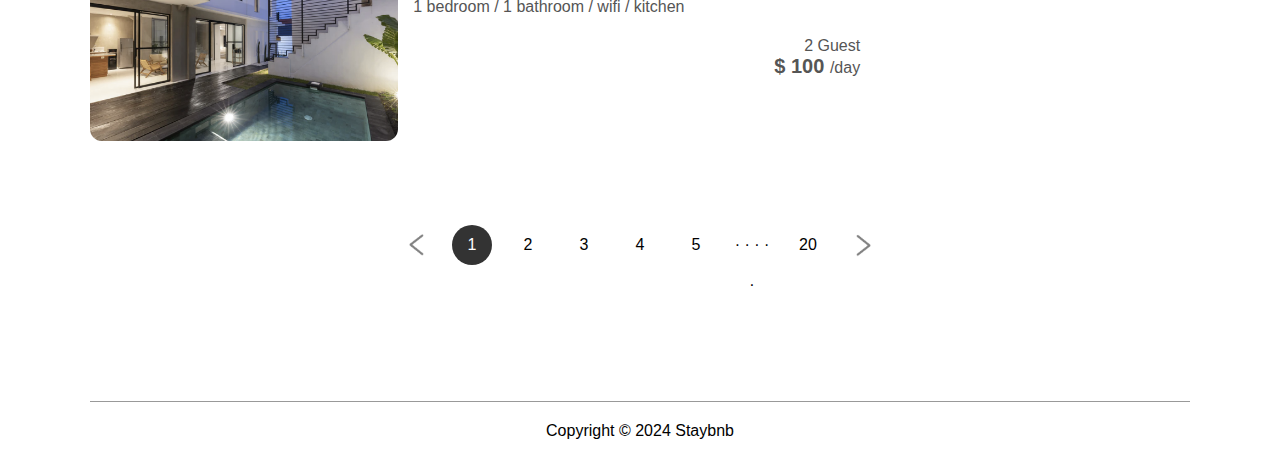
<file: project 9 - Staybnb/listing.html>
<!DOCTYPE html>
<html lang="en">
<head>
    <meta charset="UTF-8">
    <meta name="viewport" content="width=device-width, initial-scale=1.0">
    <title>StayBnb</title>
    <link rel="stylesheet" href="style.css">
    <link rel="stylesheet" href="https://cdnjs.cloudflare.com/ajax/libs/font-awesome/6.6.0/css/all.min.css" integrity="sha512-Kc323vGBEqzTmouAECnVceyQqyqdsSiqLQISBL29aUW4U/M7pSPA/gEUZQqv1cwx4OnYxTxve5UMg5GT6L4JJg==" crossorigin="anonymous" referrerpolicy="no-referrer" />
</head>
<body>

    <nav id="navBar" class="navbar-white">
        <a href="index.html">
            <img src="images/logo-red.png" class="logo"/>
        </a>
        <ul class="nav-links">
            <li><a href="#" class="active">Popular Places</a></li>
            <li><a href="#">Travel Outside</a></li>
            <li><a href="#">Online Packages</a></li>
        </ul>
        <a href="#" class="register-btn">Register Now</a>
        <i class="fa-solid fa-bars" onclick="togglebtn()"></i>
    </nav>


    <div class="container">

        <div class="list-container">

            <div class="left-col">

                <p>200+ Options</p>
                <h1>Recommended Places In San Francisco</h1>
                <div class="house">
                    <div class="house-img">
                        <img src="images/image-s1.png" />
                    </div>
                    <div class="house-info">
                        <p>Private Villa in San Francisco</p>
                        <h3>Deluxe Queen Room With Street view</h3>
                        <p>1 bedroom / 1 bathroom / wifi / kitchen</p>
                        <i class="fa-solid fa-star"></i>
                        <i class="fa-solid fa-star"></i>
                        <i class="fa-solid fa-star"></i>
                        <i class="fa-regular fa-star-half-stroke"></i>
                        <i class="fa-regular fa-star"></i>

                        <div class="house-price">

                            <p>2 Guest</p>
                            <h4>$ 100 <span>/day</span></h4>

                        </div>

                    </div>
                </div>

                <div class="house">
                    <div class="house-img">
                        <a href="house.html">
                            <img src="images/image-s2.png" />
                        </a>
                    </div>
                    <div class="house-info">
                        <p>Private Villa in San Francisco</p>
                        <h3>Deluxe Queen Room With Street view</h3>
                        <p>1 bedroom / 1 bathroom / wifi / kitchen</p>
                        <i class="fa-solid fa-star"></i>
                        <i class="fa-solid fa-star"></i>
                        <i class="fa-solid fa-star"></i>
                        <i class="fa-regular fa-star-half-stroke"></i>
                        <i class="fa-regular fa-star"></i>

                        <div class="house-price">

                            <p>2 Guest</p>
                            <h4>$ 100 <span>/day</span></h4>

                        </div>

                    </div>
                </div>

                <div class="house">
                    <div class="house-img">
                        <img src="images/image-s3.png" />
                    </div>
                    <div class="house-info">
                        <p>Private Villa in San Francisco</p>
                        <h3>Deluxe Queen Room With Street view</h3>
                        <p>1 bedroom / 1 bathroom / wifi / kitchen</p>
                        <i class="fa-solid fa-star"></i>
                        <i class="fa-solid fa-star"></i>
                        <i class="fa-solid fa-star"></i>
                        <i class="fa-regular fa-star-half-stroke"></i>
                        <i class="fa-regular fa-star"></i>

                        <div class="house-price">

                            <p>2 Guest</p>
                            <h4>$ 100 <span>/day</span></h4>

                        </div>

                    </div>
                </div>

                <div class="house">
                    <div class="house-img">
                        <img src="images/image-s4.png" />
                    </div>
                    <div class="house-info">
                        <p>Private Villa in San Francisco</p>
                        <h3>Deluxe Queen Room With Street view</h3>
                        <p>1 bedroom / 1 bathroom / wifi / kitchen</p>
                        <i class="fa-solid fa-star"></i>
                        <i class="fa-solid fa-star"></i>
                        <i class="fa-solid fa-star"></i>
                        <i class="fa-regular fa-star-half-stroke"></i>
                        <i class="fa-regular fa-star"></i>

                        <div class="house-price">

                            <p>2 Guest</p>
                            <h4>$ 100 <span>/day</span></h4>

                        </div>

                    </div>
                </div>

                <div class="house">
                    <div class="house-img">
                        <img src="images/image-s5.png" />
                    </div>
                    <div class="house-info">
                        <p>Private Villa in San Francisco</p>
                        <h3>Deluxe Queen Room With Street view</h3>
                        <p>1 bedroom / 1 bathroom / wifi / kitchen</p>
                        <i class="fa-solid fa-star"></i>
                        <i class="fa-solid fa-star"></i>
                        <i class="fa-solid fa-star"></i>
                        <i class="fa-regular fa-star-half-stroke"></i>
                        <i class="fa-regular fa-star"></i>

                        <div class="house-price">

                            <p>2 Guest</p>
                            <h4>$ 100 <span>/day</span></h4>

                        </div>

                    </div>
                </div>

                <div class="house">
                    <div class="house-img">
                        <img src="images/image-s6.png" />
                    </div>
                    <div class="house-info">
                        <p>Private Villa in San Francisco</p>
                        <h3>Deluxe Queen Room With Street view</h3>
                        <p>1 bedroom / 1 bathroom / wifi / kitchen</p>
                        <i class="fa-solid fa-star"></i>
                        <i class="fa-solid fa-star"></i>
                        <i class="fa-solid fa-star"></i>
                        <i class="fa-regular fa-star-half-stroke"></i>
                        <i class="fa-regular fa-star"></i>

                        <div class="house-price">

                            <p>2 Guest</p>
                            <h4>$ 100 <span>/day</span></h4>

                        </div>

                    </div>
                </div>

            </div>

            <div class="right-col">

                <div class="sidebar">
                    <h2>Select Filters</h2>
                    <h3>Property Type</h3>
                    <div class="filters">
                        <input type="checkbox"> <p>House</p> <span>(0)</span>
                    </div>

                    <div class="filters">
                        <input type="checkbox"> <p>Hostel</p> <span>(0)</span>
                    </div>

                    <div class="filters">
                        <input type="checkbox"> <p>Flat</p> <span>(0)</span>
                    </div>

                    <div class="filters">
                        <input type="checkbox"> <p>Villa</p> <span>(0)</span>
                    </div>

                    <div class="filters">
                        <input type="checkbox"> <p>Guest Suite</p> <span>(0)</span>
                    </div>

                    <h3>Amenities</h3>
                    <div class="filters">
                        <input type="checkbox"> <p>Air Conditioning</p> <span>(0)</span>
                    </div>

                    <div class="filters">
                        <input type="checkbox"> <p>wifi</p> <span>(0)</span>
                    </div>

                    <div class="filters">
                        <input type="checkbox"> <p>Gym</p> <span>(0)</span>
                    </div>

                    <div class="filters">
                        <input type="checkbox"> <p>Pool</p> <span>(0)</span>
                    </div>

                    <div class="filters">
                        <input type="checkbox"> <p>kitchen</p> <span>(0)</span>
                    </div>

                    <div class="sidebar-link">
                        <a href="#">View More</a>
                    </div>

                </div>

            </div>

        </div>

        <div class="pagination">
            <img src="images/arrow.png" />
            <span class="current">1</span>
            <span>2</span>
            <span>3</span>
            <span>4</span>
            <span>5</span>
            <span>&middot; &middot; &middot; &middot; &middot;</span>
            <span>20</span>
            <img src="images/arrow.png" class="right-arrow"/>
        </div>

        <div class="footer">
            <a href=""><i class="fa-brands fa-facebook"></i></a>
            <a href=""><i class="fa-brands fa-youtube"></i></a>
            <a href=""><i class="fa-brands fa-square-x-twitter"></i></a>
            <a href=""><i class="fa-brands fa-linkedin"></i></a>
            <a href=""><i class="fa-brands fa-instagram"></i></a>
            <hr>
            <p>Copyright &copy; 2024 Staybnb</p>
        </div>

    </div>

    <script>
        var navBar = document.getElementById("navBar");

        function togglebtn(){
            navBar.classList.toggle("hidemenu")
        }
    </script>
    
</body>
</html>
</file>
<file: project 10 - movieflix/style.css>
*{
    margin: 0;
    padding: 0;
    box-sizing: border-box;
    font-family: 'Poppins', sans-serif;
}


body{
    background: #000;
    color: #fff;
}

/* heading section */

.header{
    width: 100%;
    height: 100vh;
    background-image: linear-gradient(rgba(0,0,0,0.7), rgba(0,0,0,0.7)), url(images/home_banner.jpg);
    background-size: cover;
    background-position: center;
    padding: 10px 8%;
    position: relative;
}

nav{
    display: flex;
    align-items: center;
    justify-content: space-between;
    padding: 10px 0;
}

.logo{
    width: 150px;
    cursor: pointer;
}

nav button{
    border: 0;
    outline: 0;
    background: #db0001;
    color: #fff;
    padding: 7px 20px;
    font-size: 12px;
    border-radius: 4px;
    margin-left: 10px;
    cursor: pointer;
}

.language-btn{
    display: inline-flex;
    align-items: center;
    background: transparent;
    border: 1px solid #fff;
    padding: 7px 10px;
}

.language-btn img{
    width: 10px;
    margin-left: 10px;
}

.header-content{
    position: absolute;
    top: 50%;
    left: 50%;
    transform: translate(-50%, -50%);
    text-align: center;
    margin-top: 100px;
}

.header-content h1{
    font-size: 60px;
    line-height: 70px;
    font-weight: 600;
    max-width: 650px;
}

.header-content h3{
    font-weight: 400;
    margin-bottom: 20px;
}

.email-signup{
    background: #fff;
    border-radius: 4px;
    display: flex;
    align-items: center;
    margin-top: 30px;
    overflow: hidden;
}

.email-signup input{
    flex: 1;
    border: 0;
    outline: 0;
    margin-left: 20px;
}

.email-signup button{
    background: #db0001;
    border: 0;
    outline: 0;
    color: #fff;
    font-size: 16px;
    cursor: pointer;
    padding: 15px 30px;
}

/* feature section */

.features{
    padding: 50px 12%;
    font-size: 22px;
}

.row{
    display: flex;
    width: 100%;
    align-items: center;
    flex-wrap: wrap;
    padding: 50px 0;
}

.text-col{
    flex-basis: 50%;
    margin-bottom: 20px;
}

.img-col{
    flex-basis: 50%;
    margin-bottom: 20px;
}

.img-col img{
    display: block;
    width: 90%;
    margin: auto;
}

.features h2{
    font-size: 50px;
    font-weight: 600;
    margin-bottom: 20px;
}

/* FAQ's section */

.faq{
    padding: 10px 12%;
    text-align: center;
    font-size: 18px;
}

.faq h2{
    font-weight: 500;
    font-size: 40px;
}

.accordion{
    margin: 60px auto;
    width: 100%;
    max-width: 750px;
}

.accordion li{
    list-style: none;
    width: 100%;
    padding: 5px;
}

.accordion li label{
    display: flex;
    align-items: center;
    padding: 20px;
    font-size: 18px;
    font-weight: 500;
    background: #303030;
    margin-bottom: 2px;
    cursor: pointer;
    position: relative;
}

label::after{
    content: '+';
    font-size: 34px;
    position: absolute;
    right: 20px;
    transition: transform 0.5s;
}

input[type="radio"]{
    display: none;
}

.accordion .content{
    background: #303030;
    text-align: left;
    padding: 0 20px;
    max-height: 0;
    overflow: hidden;
    transition: max-height 0.5s, padding 0.5s;
}

.accordion input[type="radio"]:checked + label + .content{
    max-height: 600px;
    padding: 30px 20px;
}

.accordion input[type="radio"]:checked + label::after{
    transform: rotate(135deg);
}

.faq .email-signup{
    max-width: 600px;
    margin: 20px auto 60px;
}

.faq small{
    font-size: 13px;
}

/* footer section */

.footer{
    padding: 50px 15% 10px;
    border-top: 6px solid #333;
    color: #777;
}

.footer h2{
    font-size: 18px;
    font-weight: 400;
    margin-bottom: 30px;
}

.footer .col{
    flex-basis: 25%;
    flex-grow: 1;
    margin-bottom: 20px;
}

.footer .col a{
    display: block;
    text-decoration: none;
    color: #777;
    font-size: 14px;
    margin-bottom: 10px;
}

.footer .row{
    align-items: flex-start;
    padding: 10px 0;
}

.footer .language-btn{
    color: #fff;
    padding: 10px 20px;
    border-radius: 3px;
}

.copyright-text{
    font-size: 14px;
    margin-top: 20px;
    margin-bottom: 10px;
}

/* media queries for small screen */

@media only screen and (max-width: 600px) {
    .logo{
        width: 100px;
    }

    nav button{
        padding: 5px 10px;
    }

    nav .language-btn{
        padding: 4px 8px;
    }

    .header-content{
        position: unset;
        transform: none;
        padding-top: 150px;
    }

    .header-content h1{
        font-size: 30px;
    }

    .email-signup button{
        font-size: 12px;
        padding: 10px 15px;
    }

    .text-col, .img-col{
        flex-basis: 100%;
    }

    .features h2{
        font-size: 30px;
    }

    .features p{
        font-size: 15px;
    }

    .row:nth-child(2), .row:nth-child(4){
        flex-direction: column-reverse;
    }

    .features .row{
        padding: 10px 0;
    }

    .faq h2{
        font-size: 20px;
    }

    .accordion .content{
        font-size: 14px;
    }

    .accordion li label{
        padding: 10px;
        font-size: 14px;
    }

    label::after{
        font-size: 22px;
    }
}
</file>
<file: project 8 - vidtube landing page/style.css>
*{
    margin: 0;
    padding: 0;
    font-family: 'poppins', sans-serif;
    box-sizing: border-box;
}

a{
    text-decoration: none;
    color: #5a5a5a;
}

img{
    cursor: pointer;
}

/* navigation section */

.flex-div{
    display: flex;
    align-items: center;
}

nav{
    padding: 10px 2%;
    justify-content: space-between;
    box-shadow: 0 0 10px rgba(0, 0, 0, 0.2);
    background: #fff;
    position: sticky;
    top: 0%;
    z-index: 10;
}

.nav-right img{
    width: 25px;
    margin-right: 25px;
}

.nav-right .user-icon{
    width: 35px;
    border-radius: 50%;
    margin-right: 0;
}

.nav-left .menu-icon{
    width: 22px;
    margin-right: 25px;
}

.nav-left .logo{
    width: 130px;
}

.nav-middle .mic-icon{
    width: 16px;
}

.nav-middle .search-box{
    border: 1px solid #ccc;
    margin-right: 15px;
    padding: 8px 12px;
    border-radius: 25px;
}

.nav-middle .search-box input{
    width: 400px;
    border: 0;
    outline: 0;
    background: transparent;
}

.nav-middle .search-box img{
    width: 15px;
}

/* sidebar section */

.sidebar{
    background: #fff;
    width: 15%;
    height: 100vh;
    position: fixed;
    top: 0;
    padding-left: 2%;
    padding-top: 80px;
}

.shortcut-links a img{
    width: 20px;
    margin-right: 20px;
}

.shortcut-links a{
    display: flex;
    align-items: center;
    margin-bottom: 20px;
    width: fit-content;
    flex-wrap: wrap;
}

.shortcut-links a:first-child{
    color: #ed3833;
}

.sidebar hr{
    border: 0;
    height: 1px;
    background: #ccc;
    width: 85%;
}

.subscribed-list h3{
    font-size: 13px;
    margin: 20px 0;
    color: #5a5a5a;    
}

.subscribed-list a{
    display: flex;
    align-items: center;
    margin-bottom: 20px;
    width: fit-content;
    flex-wrap: wrap;
}

.subscribed-list a img{
    width: 25px;
    border-radius: 50%;
    margin-right: 20px;
}

.small-sidebar{
    width: 5%;
}

.small-sidebar a p{
    display: none;
}

.small-sidebar h3{
    display: none;
}

.small-sidebar hr{
    width: 50%;
    margin-bottom: 25px;
}

/* main section */
.container{
    background: #f9f9f9;
    padding-left: 17%;
    padding-right: 2%;
    padding-top: 20px;
    padding-bottom: 20px;
}

.large-container{
    padding-left: 7%;
}

.banner{
    width: 100%;
}

.banner img{
    width: 100%;
    height: 50vh;
    border-radius: 8px;
}

.list-container{
    display: grid;
    grid-template-columns: repeat(auto-fit, minmax(250px, 1fr));
    grid-column-gap: 16px;
    grid-row-gap: 30px;
    margin-top: 15px;
}

.vid-list .thumbnail{
    width: 100%;
    border-radius: 5px;
}

.vid-list .flex-div{
    align-items: flex-start;
    margin-top: 7px;
}

.vid-list .flex-div img{
    width: 30px;
    margin-right: 10px;
    border-radius: 50%;
}

.vid-info{
    color: #5a5a5a;
    font-size: 13px;
}

.vid-info a{
    color: #000;
    font-weight: 600;
    display: block;
    margin-bottom: 5px;
}

@media (max-width: 900px){
    .menu-icon{
        display: none;
    }

    .sidebar{
        display: none;
    }

    .container, .large-container{
        padding-left: 5%;
        padding-right: 5%;
    }

    .nav-right img{
        display: none;
    }

    .nav-right .user-icon{
        display: block;
        width: 30px;
    }

    .nav-middle .search-box input{
        width: 100px;
    }

    .nav-middle .mic-icon{
        display: none;
    }

    .logo{
        width: 90px;
    }
}


/* play video page */

.play-container{
    padding-left: 2%;
}

.row{
    display: flex;
    justify-content: space-between;
    flex-wrap: wrap;
}

.play-video{
    flex-basis: 69%;
}

.right-sidebar{
    flex-basis: 30%;
}

.play-video video{
    width: 100%;
}

.side-video-list{
    display: flex;
    justify-content: space-between;
    margin-bottom: 8px;
}

.side-video-list img{
    width: 100% ;
}

.side-video-list .small-thumbnail{
    flex-basis: 49%;
}

.side-video-list .vid-info{
    flex-basis: 49%;
}

.play-video .tags a{
    color: #0000ff;
    font-size: 13px;
}

.play-video h3{
    font-weight: 600;
    font-size: 22px;
}

.play-video .play-video-info{
    display: flex;
    align-items: center;
    justify-content: space-between;
    flex-wrap: wrap;
    margin-top: 10px;
    font-size: 14px;
    color: #5a5a5a;
}

.play-video .play-video-info a img{
    width: 20px;
    margin-right: 8px;
}

.play-video .play-video-info a{
    display: inline-flex;
    align-items: center;
    margin-left: 15px;
}

.play-video hr{
    border: 0;
    height: 1px;
    background: #ccc;
    margin: 10px 0;
}

.publisher{
    display: flex;
    align-items: center;
    margin-top: 20px;
}

.publisher div{
    flex: 1;
    line-height: 18px;
}

.publisher img{
    width: 40px;
    border-radius: 50%;
    margin-right: 15px;
}

.publisher div p{
    color: #000;
    font-weight: 600;
    font-size: 18px;
}

.publisher div span{
    font-size: 13px;
    color: #5a5a5a;
}

.publisher button{
    background: red;
    color: #fff;
    padding: 8px 30px;
    border: 0;
    outline: 0;
    border-radius: 5px;
    cursor: pointer;
}

.vid-description{
    padding-left: 55px;
    margin: 15px 0;
}

.vid-description p{
    font-size: 14px;
    margin-bottom: 5px;
    color: #5a5a5a;
}

.vid-description h4{
    font-size: 14px;
    color: #5a5a5a;
    margin-top: 15px;
}

.add-comment{
    display: flex;
    align-items: center;
    margin: 30px 0;
}

.add-comment img{
    width: 35px;
    border-radius: 50%;
    margin-right: 15px;
}

.add-comment input{
    border: 0;
    outline: 0;
    border-bottom: 1px solid #ccc;
    width: 100%;
    padding-top: 10px;
    background: transparent;
}

.old-comment{
    display: flex;
    align-items: center;
    margin: 20px 0;
}

.old-comment img{
    width: 35px;
    border-radius: 50%;
    margin-right: 15px;
}

.old-comment h3{
    font-size: 14px;
    margin-bottom: 2px;
}

.old-comment h3 span{
    font-size: 12px;
    color: #5a5a5a;
    font-weight: 500;
    margin-left: 8px;
}

.old-comment .acomment-action{
    display: flex;
    align-items: center;
    margin: 8px 0;
    font-size: 14px;
}

.old-comment .acomment-action img{
    border-radius: 0;
    width: 20px;
    margin-right: 5px;
}

.old-comment .acomment-action span{
    margin-right: 20px;
    color: #5a5a5a;
}

.old-comment .acomment-action a{
    color: #0000ff;
}

@media (max-width: 900px) {
    .play-video{
        flex-basis: 100%;
    }

    .right-sidebar{
        flex-basis: 100%;
    }

    .play-container{
        padding-left: 5%;
    }

    .vid-description{
        padding-left: 0;
    }

    .play-video .play-video-info a{
        margin-left: 0;
        margin-right: 15px;
        margin-top: 15px;
    }
}
</file>
<file: project 9 - Staybnb/style.css>
*{
    margin: 0;
    padding: 0;
    box-sizing: border-box;
    font-family: 'poppins', sans-serif;
}

.header{
    min-height: 100vh;
    width: 100%;
    background-image: linear-gradient(rgba(0,0,0,0.3),rgba(0,0,0,0.3)),url(images/banner.png);
    background-size: cover;
    background-position: center;
}

nav{
    display: flex;
    align-items: center;
    justify-content: space-between;
    padding: 20px 7%;
}

.logo{
    width: 140px;
    cursor: pointer;
}

.nav-links li{
    list-style: none;
    display: inline-block;
    margin: 10px 30px;
}

.nav-links li a{
    text-decoration: none;
    color: #fff;
}

.register-btn{
    background: #fff;
    color: #000;
    padding: 8px 20px;
    border-radius: 20px;
    text-decoration: none;
    font-size: 14px;
}

.container{
    padding: 0 7%;
}

.header h1{
    font-size: 4vw;
    font-weight: 500;
    color: #fff;
    text-align: center;
    padding-top: 22%;
}

.search-bar{
    background: #fff;
    width: 70%;
    margin: 30px auto;
    padding: 6px 10px 6px 30px;
    border-radius: 50px;
}

.search-bar form{
    display: flex;
    align-items: center;
    flex-wrap: wrap;
}

.search-bar form input{
    display: block;
    border: 0;
    outline: none;
    background: transparent;
}

.search-bar form button{
    background: #ff5361;
    width: 55px;
    height: 55px;
    border-radius: 50%;
    border: 0;
    outline: none;
    cursor: pointer;
}

.search-bar form button img{
    width: 15px;
    margin-top: 7px;
}

.location-input{
    flex: 1;
}

.search-bar form label{
    font-weight: 600;
}

/* exclusive part */

.sub-title{
    margin: 50px 0 20px;
    font-size: 2.2vw;
    font-weight: 500;
    color: #333;
}

.exclusives{
    display: grid;
    grid-template-columns: repeat(auto-fit, minmax(200px, 1fr));
    grid-gap: 30px;
}

.exclusives div img{
    width: 100%;
    border-radius: 10px;
}

.exclusives div{
    position: relative;
}

.exclusives div span{
    position: absolute;
    top: 50%;
    left: 50%;
    transform: translate(-50%, -50%);
    text-align: center;
    color: #fff;
}

/* trending part */

.trending{
    display: grid;
    grid-template-columns: repeat(auto-fit, minmax(200px, 1fr));
    grid-gap: 30px;
    margin-bottom: 30px;
}

.trending div img{
    width: 100%;
    border-radius: 10px;
}

.trending h3{
    font-weight: 600;
    margin-top: 10px;
}

/* cta part */

.cta{
    margin: 80px 0;
    background-image: linear-gradient(to right, #3f2321, transparent), url(images/banner-2.png);
    background-size: cover;
    background-position: center;
    border-radius: 10px;
    padding: 5%;
    color: #fff;
}

.cta h3{
    font-size: 4vw;
    line-height: 5.3vw;
    font-weight: 500;
}

.cta p{
    font-size: 18px;
    margin: 10px 0;
}

.cta-btn{
    background: #ff5361;
    color: #fff;
    text-decoration: none;
    padding: 12px 30px;
    border-radius: 8px;
    margin-top: 20px;
    display: inline-block;
}

/* Travelers Stories part */

.stories{
    display: grid;
    grid-template-columns: repeat(auto-fit, minmax(200px, 1fr));
    grid-gap: 30px;
    margin-bottom: 30px;
}

.stories div img{
    width: 100%;
    border-radius: 10px;
}

.stories div{
    position: relative;
    text-align: center;
}

.stories p{
    width: 80%;
    position: absolute;
    top: 50%;
    left: 50%;
    transform: translate(-50%, -50%);
    color: #fff;
    font-size: 26px;
}

.start-btn{
    text-decoration: none;
    background: #ff5361;
    color: #fff;
    width: 80%;
    max-width: 350px;
    display: block;
    text-align: center;
    margin: 60px auto;
    padding: 15px;
    border-radius: 30px;
    font-size: 20px;
}

/* about message part */

.about-msg{
    text-align: center;
    margin: 80px 0;
    color: #333;
    font-size: 17px;
}

.about-msg h2{
    font-size: 28px;
    margin-bottom: 30px;
    font-weight: 500;
}

/* footer part */

.footer{
    margin: 80px 0 10px;
    text-align: center;
}

.footer a{
    text-decoration: none;
    color: #999;
    font-size: 22px;
    margin: 0 10px;
}

.footer hr{
    background: #999;
    height: 1px;
    width: 100%;
    border: 0;
    margin: 20px 0;
}

.footer p{
    margin-bottom: 15px;
}

.active{
    position: relative;
}

.active::after{
    content: '';
    background: #fff;
    width: 25px;
    height: 2px;
    position: absolute;
    left: 50%;
    transform: translate(-50%);
    bottom: -12px;
    border-radius: 2px;
}

nav .fa-bars{
    display: none;
}

/* for small screen devices */

@media only screen and (max-width: 700px){

    .logo{
        position: fixed;
        top: 4%;
        left: 7%;
    }

    nav{
        position: fixed;
        top: 0;
        z-index: 100;
        display: inline-block;
        width: 100%;
        padding: 100px 7% 0;
        background: #000;
        text-align: right;
        max-height: 100px;
        overflow: hidden;
        transition: max-height 0.5s;
    }

    nav .nav-links li{
        margin: 10px 0;
        display: block;
    }

    .register-btn{
        margin: 15px 0 30px;
        display: inline-block;
    }

    nav .fa-bars{
        display: block;
        position: fixed;
        top: 4%;
        right: 7%;
        color: #fff;
        font-size: 28px;
    }

    .active::after{
        left: -40%;
        transform: translate(0, 50%);
        bottom: 50%;
    }

    .hidemenu{
        max-height: 300px;
    }

    .header h1{
        padding-top: 200px;
        font-size: 7vw;
    }

    .search-bar{
        width: 90%;
        margin: 30px auto;
        padding: 20px 10px 30px;
        border-radius: 5px;
        position: relative;
    }

    .search-bar form{
        display: block;
    }

    .search-bar form input{
        border-bottom: 1px solid #ddd;
        width: 100%;
        margin-bottom: 20px;
        margin-top: 10px;
        padding-bottom: 10px;
    }

    .search-bar form button{
        position: absolute;
        bottom: 0;
        left: 50%;
        transform: translate(-50%, -50%);
    }

    .sub-title{
        font-size: 6vw;
    }

    .cta{
        padding: 15% 5%;
    }

    .cta h3{
        font-size: 7vw;
        line-height: 8vw;
    }

    .cta p{
        font-size: 14px;
    }

    .cta-btn{
        padding: 6px 15px;
        border-radius: 4px;
        margin-top: 10px;
        font-size: 14px;
    }

    .stories p{
        font-size: 20px;
    }

    .about-msg{
        font-size: 15px;
    }
}



/* listing page */

.navbar-white{
    background: #fff;
    box-shadow: 0 5px 10px rgba(0, 0, 0, 0.05);
}

.navbar-white .nav-links li a{
    color: #000;
}

.navbar-white .register-btn{
    background: #ff5361;
    color: #fff;
}

nav.navbar-white .fa-bars{
    color: #000;
}

.navbar-white .active::after{
    background: #ff5361;
}

.list-container{
    margin-top: 50px;
    display: flex;
    flex-wrap: wrap;
    justify-content: space-between;
}

.left-col{
    flex-basis: 70%;
}

.right-col{
    flex-basis: 25%;
}

.left-col h1{
    color: #333;
    font-weight: 600;
    margin-bottom: 30px;
}

.house{
    display: flex;
    justify-content: space-between;
    flex-wrap: wrap;
    padding: 30px 0;
    border-top: 1px solid #ccc;
}

.house-img{
    flex-basis: 40%;
}

.house-info{
    flex-basis: 58%;
    color: #555;
}

.house-img img{
    width: 100%;
    border-radius: 12px;
}

.house-info h3{
    font-weight: 600;
    color: #333;
    font-size: 22px;
    margin: 4px 0;
}

.house-info i{
    color: #ff5361;
    font-size: 18px;
    margin: 10px 1px;
}

.house-price{
    text-align: right;
}

.house-price h4{
    font-size: 20px;
}

.house-price h4 span{
    font-size: 16px;
    font-weight: 500;
}

.sidebar{
    border: 1px solid #999;
    padding: 20px 30px;
    margin-top: 30px;
}

.sidebar h2{
    font-weight: 500;
}

.sidebar h3{
    font-weight: 500;
    margin: 20px 0 10px;
}

.filters{
    display: flex;
    align-items: center;
    color: #555;
    margin-bottom: 10px;
}

.filters p{
    flex: 1;
}

.filters input{
    margin-right: 15px;
    cursor: pointer;
}

.sidebar-link{
    text-align: right;
    margin: 20px 0;
}

.sidebar-link a{
    text-decoration: none;
}

.pagination{
    display: flex;
    align-items: center;
    justify-content: center;
    margin: 40px 0;
}

.pagination img{
    width: 15px;
    margin: 10px 20px;
}

.right-arrow{
    transform: rotate(180deg);
}

.pagination span{
    margin: 10px 8px;
    width: 40px;
    height: 40px;
    line-height: 40px;
    text-align: center;
    border-radius: 50%;
    cursor: pointer;
}

.pagination .current{
    background: #333;
    color: #fff;
}


/* small screen for listing page */

@media only screen and (max-width: 700px){

    .list-container{
        margin-top: 150px;
    }

    .left-col, .right-col, .house-img, .house-info{
        flex-basis: 100%;
    }

    .left-col h1{
        font-size: 22px;
    }

    .house-info h3{
        font-size: 18px;
    }

    .house-info i{
        font-size: 16px;
    }

    .pagination span{
        margin: 10px 2px;
        width: 30px;
        height: 30px;
        line-height: 30px;
        font-size: 12px;
    }
}


/* house details page */

.house-details{
    padding: 0 12%;
}

.house-title{
    margin-top: 50px;
}

.house-title h1{
    font-weight: 600;
}

.house-title .row{
    display: flex;
    flex-wrap: wrap;
    align-items: center;
    margin: 10px 0;
}

.house-title span{
    margin: 0 20px;
}

.house-title i{
    color: #ff5361;
    font-size: 14px;
}

.gallery{
    display: grid;
    grid-gap: 10px;
    grid-template-areas: 'first first . .' 'first first . .';
    margin: 20px 0;
}

.gallery div img{
    width: 100%;
    display: block;
    border-radius: 10px;
}

.gallery-img-1{
    grid-area: first;
}

.small-details h2{
    font-weight: 500;
}

.small-details h4{
    text-align: right;
    font-size: 22px;
}

.line{
    border: 0;
    height: 1px;
    background: #ccc;
    width: 100%;
    max-width: 800px;
    margin: 20px 0 50px;
}

.check-form{
    margin: 30px 0;
    background: #fff;
    box-shadow: 0 0 30px rgba(0, 0, 0, 0.3);
    border-radius: 8px;
    display: flex;
    flex-wrap: wrap;
    align-items: center;
    padding: 10px 50px;
}

.check-form label{
    display: block;
}

.check-form div{
    padding: 20px;
}

.check-form input{
    background: transparent;
    border: 0;
    outline: none;
}

.check-form button{
    background: #ff5361;
    border: 0;
    outline: 0;
    color: #fff;
    padding: 18px;
    width: 350px;
    border-radius: 8px;
    font-size: 16px;
}

.guest-field{
    flex: 1;
}

.details-list{
    list-style: none;
    margin: 50px 0;
}

.details-list li{
    margin-left: 50px;
    font-size: 20px;
    font-weight: 500;
    margin-bottom: 20px;
    color: #555;
    position: relative;
}

.details-list li span{
    display: block;
    font-weight: 400;
    font-size: 16px;
}

.details-list li i{
    position: absolute;
    top: 5px;
    left: -40px;
}

.home-desc{
    max-width: 700px;
    margin-bottom: 50px;
}

.map{
    margin: 50px 0;
}

.map iframe{
    width: 100%;
    margin-bottom: 30px;
}

.map h3{
    font-size: 26px;
    font-weight: 500;
    margin-bottom: 30px;
}

.map b{
    display: block;
    margin-bottom: 16px;
}

.host{
    display: flex;
    align-items: center;
}

.host img{
    width: 80px;
    border-radius: 50%;
    margin-right: 30px;
}

.host h2{
    margin-bottom: 10px;
    font-weight: 500;
}

.host i{
    color: #ff5361;
}

.contact-host{
    display: inline-block;
    margin: 40px 0 40px 120px;
    text-decoration: none;
    color: #555;
    padding: 15px 50px;
    border: 1px solid #ff5361;
    border-radius: 8px;
}

/* media query for house details page */

@media only screen and (max-width: 700px){
    .house-details{
        margin-top: 150px;
    }

    .row p{
        margin-top: 10px;
    }

    .gallery{
        grid-template-areas: 'first first' '. .' '. .';
    }

    .small-details h2{
        font-size: 20px;
        margin-top: 24px;
    }

    .small-details h4{
        text-align: left;
        margin: 10px 0;
        font-size: 18px;
    }

    .check-form{
        padding: 10px 30px;
    }

    .check-form div{
        padding: 20px 0;
        width: 100%;
    }

    .check-form input{
        border-bottom: 1px solid #ccc;
        width: 100%;
        padding-bottom: 5px;
    }

    .check-form button{
        font-size: 14px;
        margin-top: 10px;
        margin-bottom: 15px;
        border-bottom: 4px;
    }

    .host{
        display: block;
        line-height: 28px;
    }

    .contact-host{
        margin: 40px 0;
    }
}
</file>
